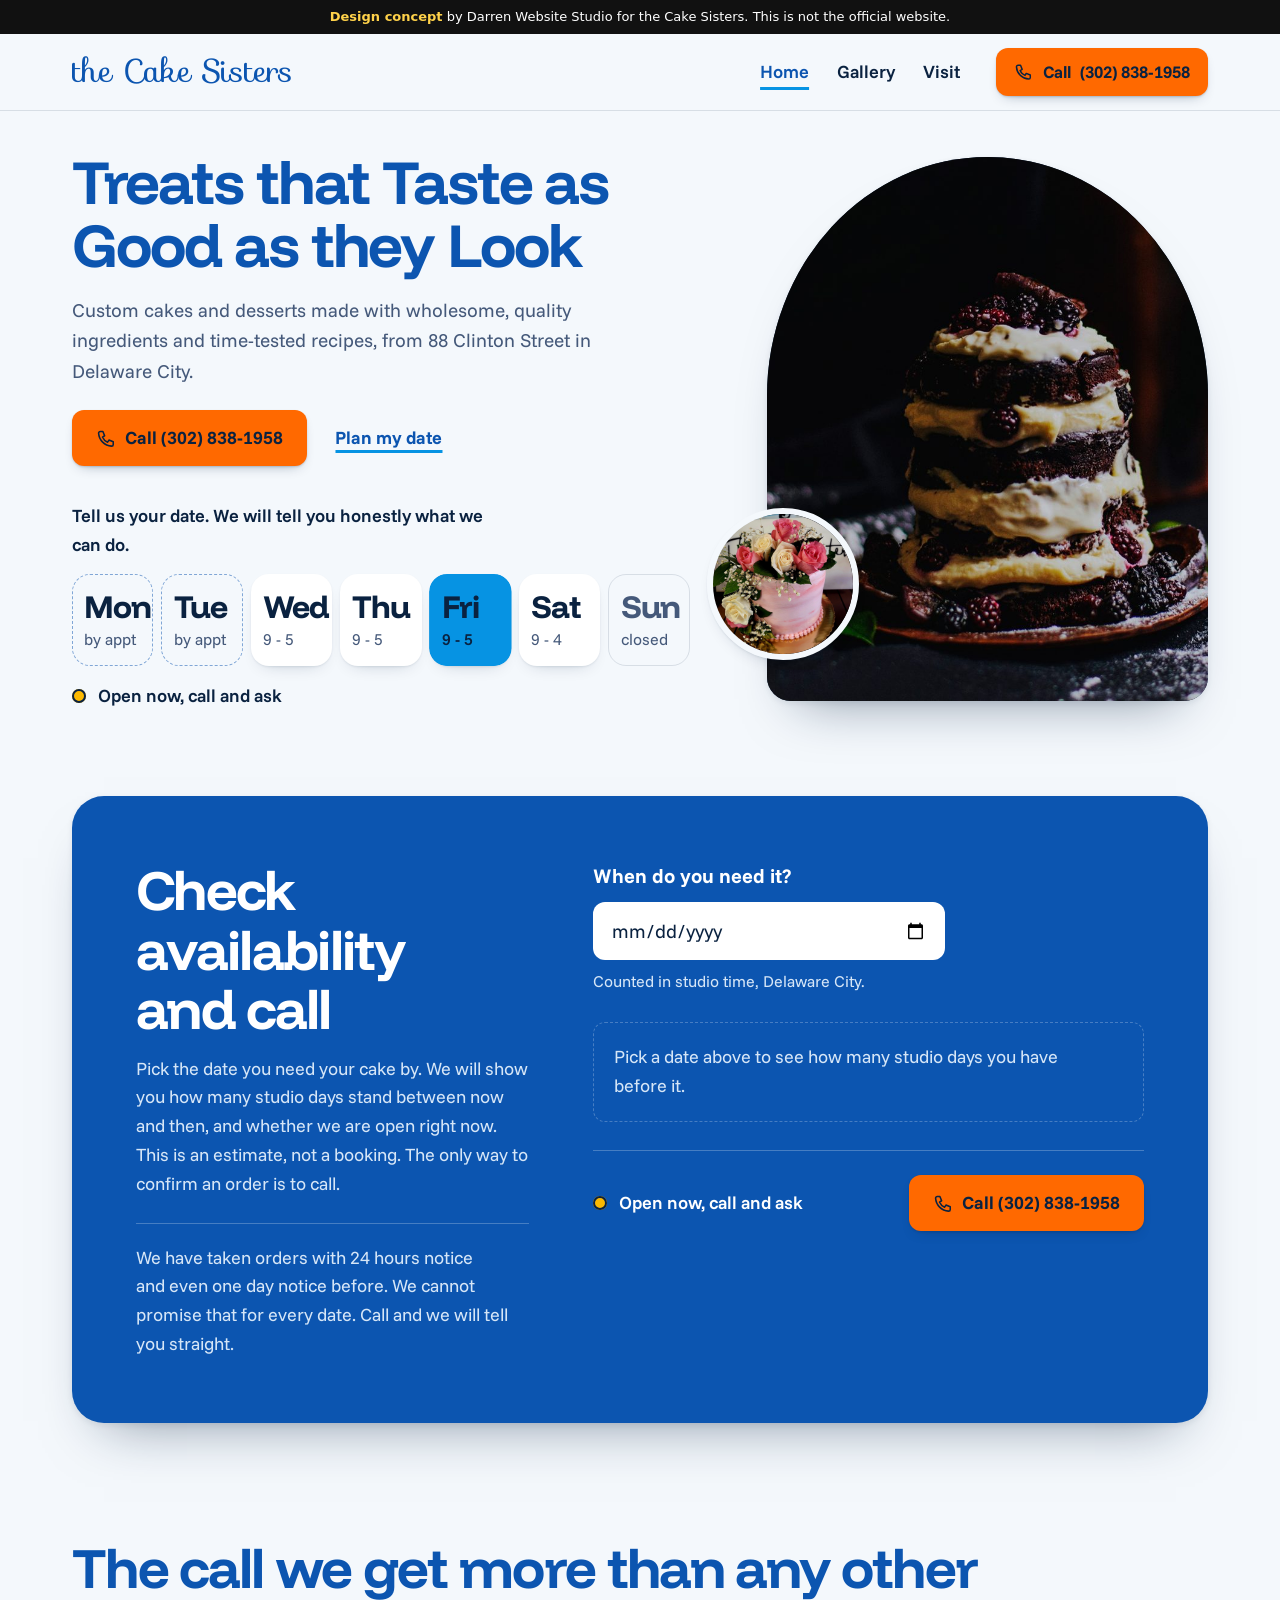
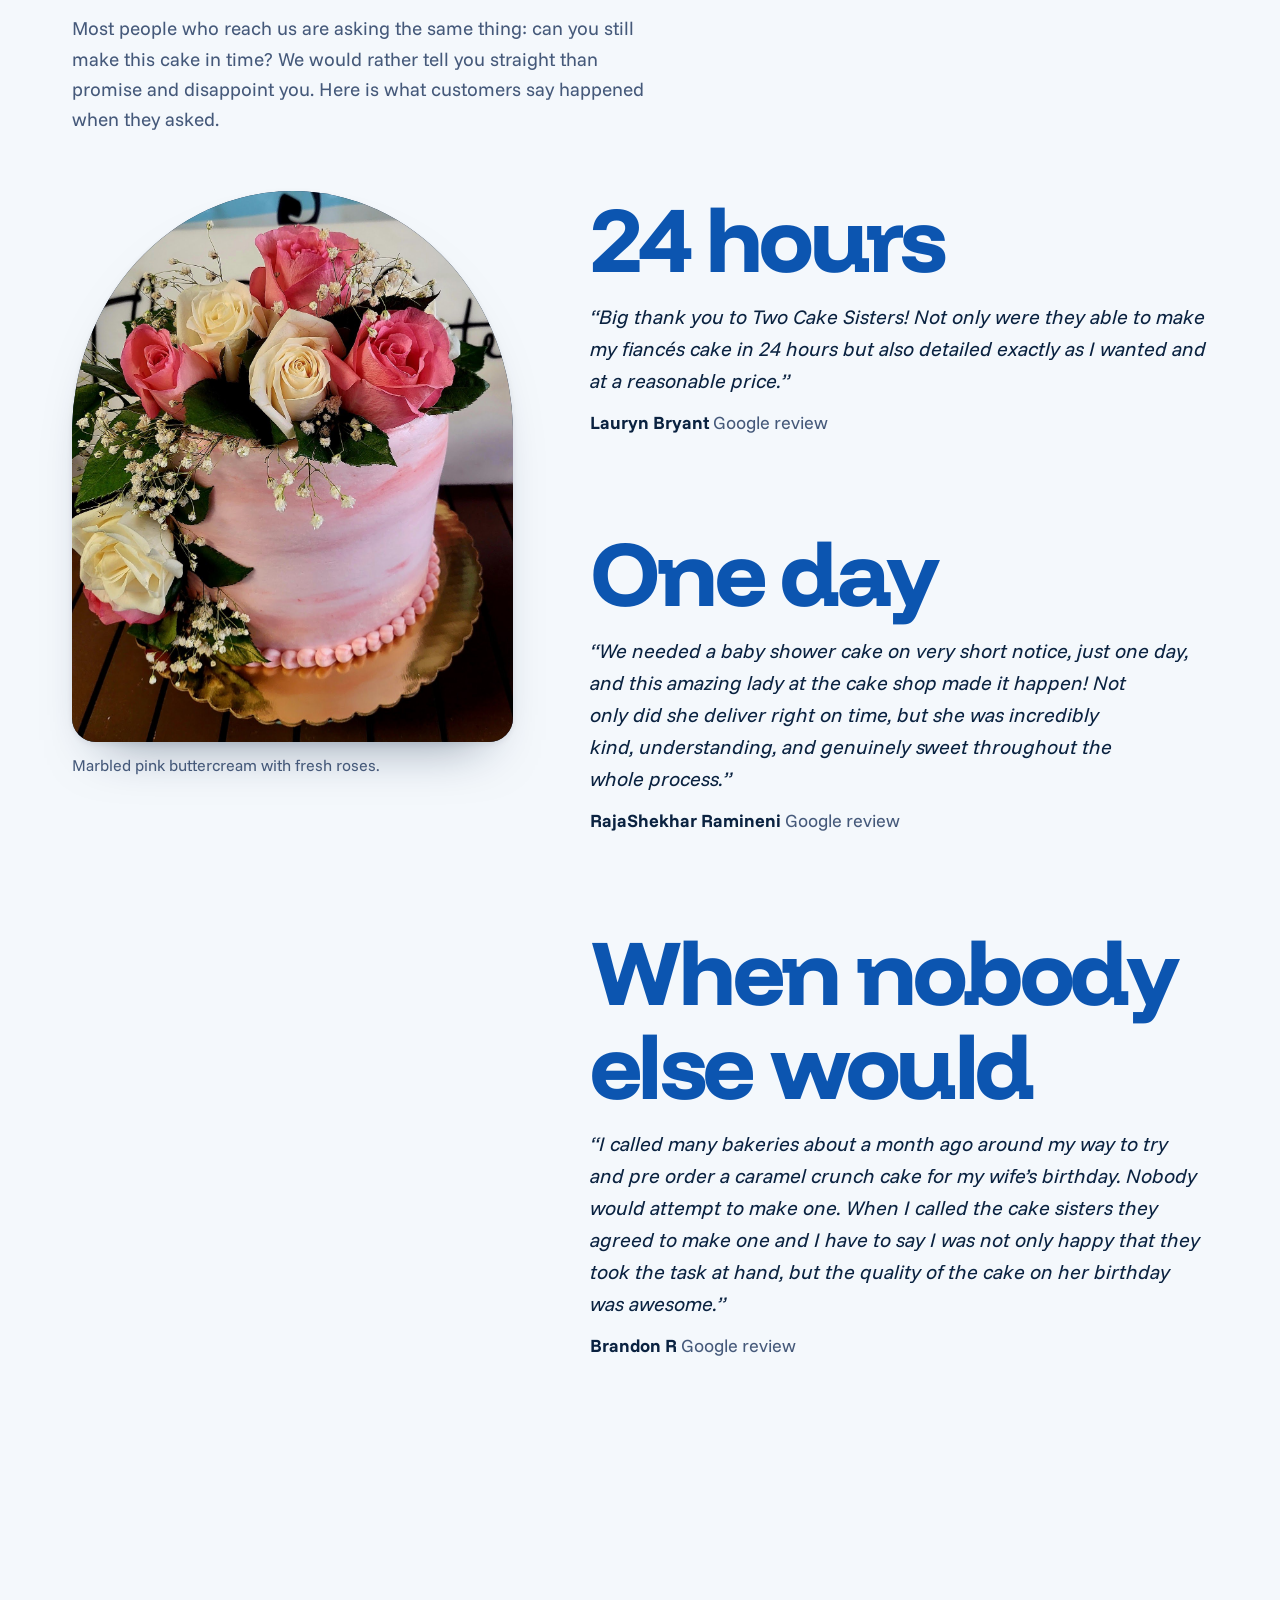
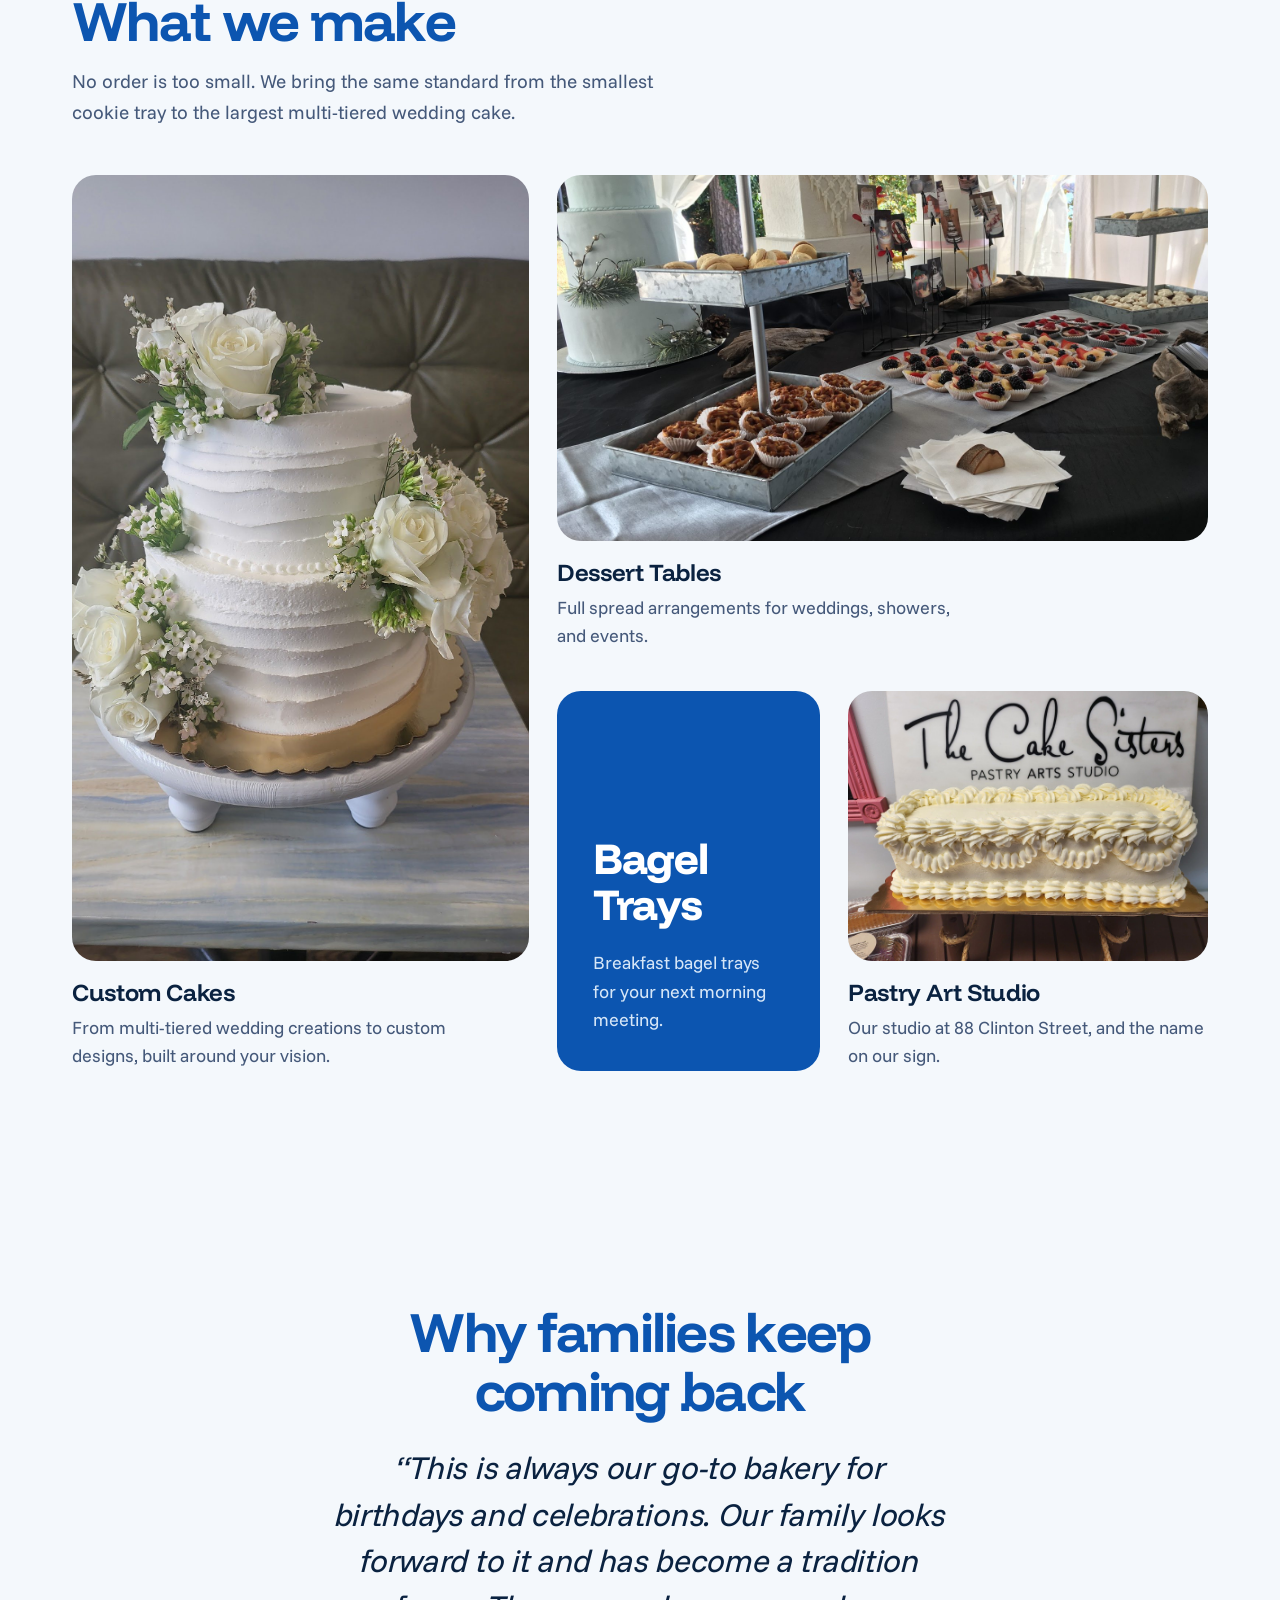
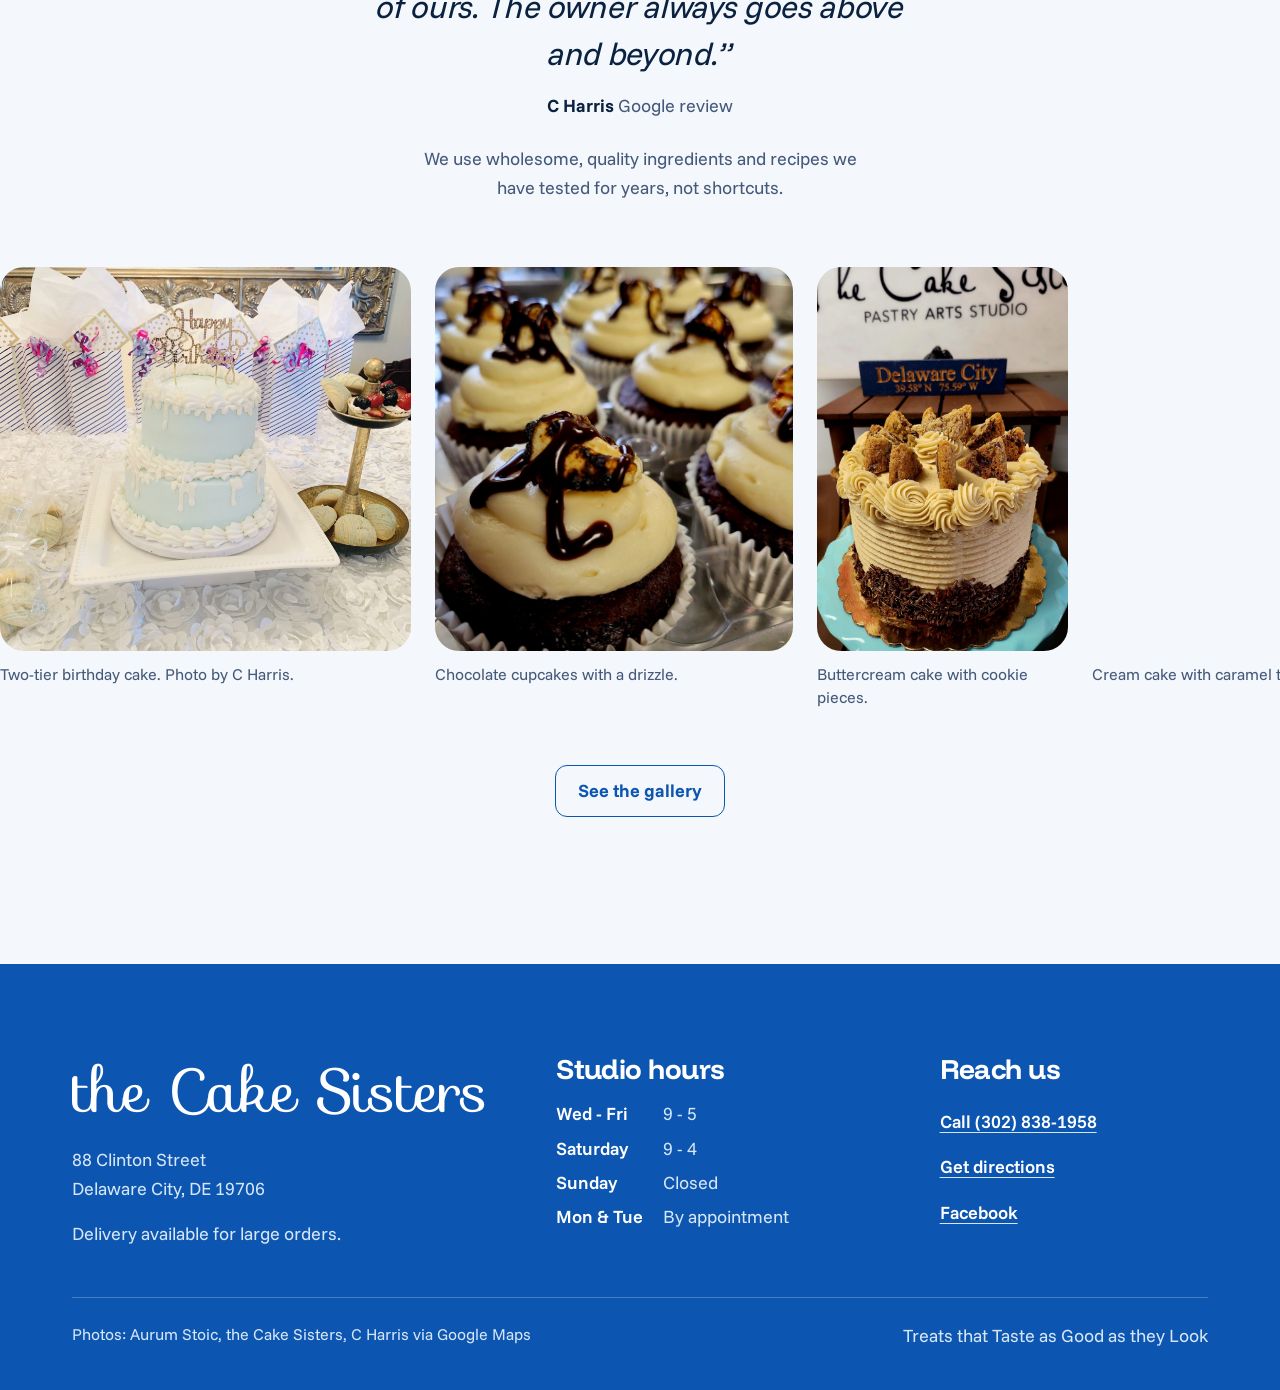
<file: index.html>
<!DOCTYPE html>
<html lang="en">
<head>
<meta charset="utf-8">
<meta name="viewport" content="width=device-width, initial-scale=1">
<title>the Cake Sisters | Custom Cakes in Delaware City, DE</title>
<meta name="description" content="Custom cakes and dessert tables in Delaware City, DE. Call (302) 838-1958 to check what we can do for your date.">
<meta name="robots" content="noindex, nofollow">
<meta name="theme-color" content="#f4f8fc">
<meta property="og:title" content="the Cake Sisters | Custom Cakes in Delaware City, DE">
<meta property="og:description" content="Custom cakes and dessert tables in Delaware City, DE. Call (302) 838-1958 to check what we can do for your date.">
<meta property="og:image" content="assets/photo-1.jpg">
<meta property="og:type" content="website">
<link rel="icon" href="data:image/svg+xml,%3Csvg xmlns='http://www.w3.org/2000/svg' viewBox='0 0 32 32'%3E%3Crect width='32' height='32' rx='8' fill='%230c55b0'/%3E%3Cpath d='M8 24V16a8 8 0 0 1 16 0v8z' fill='%23f4f8fc'/%3E%3Crect x='6' y='23' width='20' height='3' rx='1.5' fill='%23fcb900'/%3E%3C/svg%3E">
<link rel="preconnect" href="https://fonts.googleapis.com">
<link rel="preconnect" href="https://fonts.gstatic.com" crossorigin>
<link href="https://fonts.googleapis.com/css2?family=Funnel+Display:wght@400..800&family=Funnel+Sans:wght@400..700&family=Sofia&display=swap" rel="stylesheet">
<link href="https://fonts.googleapis.com/css2?family=Funnel+Sans:ital,wght@1,400..700&display=swap" rel="stylesheet">
<link rel="stylesheet" href="styles.css">
<script type="application/ld+json">
{
  "@context": "https://schema.org",
  "@type": "Bakery",
  "name": "the Cake Sisters",
  "telephone": "+1-302-838-1958",
  "address": {
    "@type": "PostalAddress",
    "streetAddress": "88 Clinton St",
    "addressLocality": "Delaware City",
    "addressRegion": "DE",
    "postalCode": "19706",
    "addressCountry": "US"
  },
  "openingHoursSpecification": [
    { "@type": "OpeningHoursSpecification", "dayOfWeek": ["Wednesday", "Thursday", "Friday"], "opens": "09:00", "closes": "17:00" },
    { "@type": "OpeningHoursSpecification", "dayOfWeek": "Saturday", "opens": "09:00", "closes": "16:00" }
  ],
  "sameAs": ["https://www.facebook.com/thecakesistersde"]
}
</script>
</head>
<body>
<div id="concept-banner" style="background:#111;color:#fff;font:13px/1.4 system-ui,sans-serif;text-align:center;padding:8px 16px;position:relative;z-index:99"><b style="color:#ffd24a">Design concept</b> by Darren Website Studio for the Cake Sisters. This is not the official website.</div>
<a class="skip" href="#main">Skip to content</a>

<header class="site-header">
  <div class="wrap header-inner">
    <a class="wordmark" href="index.html">the Cake Sisters</a>
    <nav class="site-nav" aria-label="Main">
      <ul>
        <li><a href="index.html" aria-current="page">Home</a></li>
        <li><a href="gallery.html">Gallery</a></li>
        <li><a href="visit.html">Visit</a></li>
      </ul>
    </nav>
    <a class="btn-call" href="tel:+13028381958">
      <svg viewBox="0 0 24 24" fill="none" stroke="currentColor" stroke-width="1.8" stroke-linecap="round" stroke-linejoin="round" aria-hidden="true"><path d="M5 4h3l2 5-2.5 1.5a11 11 0 0 0 6 6L15 14l5 2v3a2 2 0 0 1-2 2A16 16 0 0 1 3 6a2 2 0 0 1 2-2"/></svg>
      <span class="lbl">Call</span> <span class="num">(302) 838-1958</span>
    </a>
  </div>
</header>

<main id="main">

  <section class="hero" id="hero" aria-labelledby="hero-title">
    <div class="wrap hero-grid">
      <div class="hero-copy">
        <h1 id="hero-title">Treats that Taste as Good as they Look</h1>
        <p class="hero-sub">Custom cakes and desserts made with wholesome, quality ingredients and time-tested recipes, from 88 Clinton Street in Delaware City.</p>
        <div class="hero-actions">
          <a class="btn-call btn-call--lg" href="tel:+13028381958">
            <svg viewBox="0 0 24 24" fill="none" stroke="currentColor" stroke-width="1.8" stroke-linecap="round" stroke-linejoin="round" aria-hidden="true"><path d="M5 4h3l2 5-2.5 1.5a11 11 0 0 0 6 6L15 14l5 2v3a2 2 0 0 1-2 2A16 16 0 0 1 3 6a2 2 0 0 1 2-2"/></svg>
            Call (302) 838-1958
          </a>
          <a class="link-quiet" href="#plan">Plan my date</a>
        </div>
      </div>

      <div class="hero-art">
        <figure class="dome">
          <img src="assets/photo-1.jpg" width="1600" height="900" fetchpriority="high" decoding="async"
               alt="Layered chocolate cake with cream and blackberries on a dark cloth dusted with sugar.">
        </figure>
        <figure class="coin">
          <img src="assets/google-2.jpg" width="1600" height="1721" decoding="async"
               alt="Pink marbled buttercream cake crowned with pink and white roses.">
        </figure>
      </div>

      <div class="week-block" data-week>
        <p class="week-intro">Tell us your date. We will tell you honestly what we can do.</p>
        <ol class="week" aria-label="Studio hours, Monday to Sunday">
          <li class="day day--appt" data-day="1"><span class="day-name"><span class="sr">Monday</span><span aria-hidden="true">Mon</span></span><span class="day-hours">by appt</span></li>
          <li class="day day--appt" data-day="2"><span class="day-name"><span class="sr">Tuesday</span><span aria-hidden="true">Tue</span></span><span class="day-hours">by appt</span></li>
          <li class="day day--open" data-day="3"><span class="day-name"><span class="sr">Wednesday</span><span aria-hidden="true">Wed</span></span><span class="day-hours"><span class="sr">9 am to 5 pm</span><span aria-hidden="true">9 - 5</span></span></li>
          <li class="day day--open" data-day="4"><span class="day-name"><span class="sr">Thursday</span><span aria-hidden="true">Thu</span></span><span class="day-hours"><span class="sr">9 am to 5 pm</span><span aria-hidden="true">9 - 5</span></span></li>
          <li class="day day--open" data-day="5"><span class="day-name"><span class="sr">Friday</span><span aria-hidden="true">Fri</span></span><span class="day-hours"><span class="sr">9 am to 5 pm</span><span aria-hidden="true">9 - 5</span></span></li>
          <li class="day day--open" data-day="6"><span class="day-name"><span class="sr">Saturday</span><span aria-hidden="true">Sat</span></span><span class="day-hours"><span class="sr">9 am to 4 pm</span><span aria-hidden="true">9 - 4</span></span></li>
          <li class="day day--closed" data-day="0"><span class="day-name"><span class="sr">Sunday</span><span aria-hidden="true">Sun</span></span><span class="day-hours">closed</span></li>
        </ol>
        <p class="lamp" data-lamp aria-live="polite"><span class="lamp-dot" aria-hidden="true"></span><span data-lamp-text>Studio hours in Delaware City time.</span></p>
      </div>
    </div>
  </section>

  <section class="planner" id="plan" aria-labelledby="plan-title">
    <div class="wrap">
      <div class="panel">
        <div class="panel-grid">
          <div class="planner-head">
            <h2 id="plan-title">Check availability and call</h2>
            <p>Pick the date you need your cake by. We will show you how many studio days stand between now and then, and whether we are open right now. This is an estimate, not a booking. The only way to confirm an order is to call.</p>
            <p class="planner-note">We have taken orders with 24 hours notice and even one day notice before. We cannot promise that for every date. Call and we will tell you straight.</p>
          </div>

          <div class="planner-tool">
            <div class="planner-live">
              <label class="field-label" for="need-date">When do you need it?</label>
              <input class="date-input" type="date" id="need-date" name="need-date" aria-describedby="date-help date-error">
              <p class="field-help" id="date-help">Counted in studio time, Delaware City.</p>
              <p class="field-error" id="date-error" role="alert" hidden>
                <svg viewBox="0 0 24 24" fill="none" stroke="currentColor" stroke-width="1.8" stroke-linecap="round" aria-hidden="true"><circle cx="12" cy="12" r="9"/><path d="M12 7.5v5.5"/><path d="M12 16.5v.01"/></svg>
                <span data-error-text></span>
              </p>

              <div class="plan-result" aria-live="polite">
                <p class="plan-empty" data-plan-empty>Pick a date above to see how many studio days you have before it.</p>
                <div class="plan-body" data-plan-body hidden>
                  <p class="count-label">Studio days before your date</p>
                  <p class="count" data-count>0</p>
                  <p class="count-note" data-count-note></p>
                  <ol class="mini-week" data-range aria-label="Each day from today to your date"></ol>
                  <ul class="legend" aria-hidden="true">
                    <li><span class="sw sw-today"></span>Today</li>
                    <li><span class="sw sw-open"></span>Open</li>
                    <li><span class="sw sw-appt"></span>By appointment</li>
                    <li><span class="sw sw-closed"></span>Closed</li>
                    <li><span class="sw sw-target"></span>Your date</li>
                  </ul>
                  <div class="plan-lines">
                    <p data-dayof></p>
                    <p data-between hidden></p>
                  </div>
                </div>
              </div>
            </div>

            <div class="planner-nojs">
              <p>Call (302) 838-1958 and tell us your date. The studio is open Wednesday to Friday 9 - 5 and Saturday 9 - 4. Monday and Tuesday are by appointment, and we are closed on Sunday.</p>
            </div>

            <div class="well-foot">
              <p class="lamp" data-lamp><span class="lamp-dot" aria-hidden="true"></span><span data-lamp-text>Studio hours in Delaware City time.</span></p>
              <a class="btn-call btn-call--lg" href="tel:+13028381958">
                <svg viewBox="0 0 24 24" fill="none" stroke="currentColor" stroke-width="1.8" stroke-linecap="round" stroke-linejoin="round" aria-hidden="true"><path d="M5 4h3l2 5-2.5 1.5a11 11 0 0 0 6 6L15 14l5 2v3a2 2 0 0 1-2 2A16 16 0 0 1 3 6a2 2 0 0 1 2-2"/></svg>
                Call (302) 838-1958
              </a>
            </div>
          </div>
        </div>
      </div>
    </div>
  </section>

  <section class="section stories" id="short-notice" aria-labelledby="stories-title">
    <div class="wrap">
      <h2 id="stories-title">The call we get more than any other</h2>
      <p class="lede">Most people who reach us are asking the same thing: can you still make this cake in time? We would rather tell you straight than promise and disappoint you. Here is what customers say happened when they asked.</p>

      <div class="stories-grid">
        <figure class="stories-photo">
          <div class="dome">
            <img src="assets/google-2.jpg" width="1600" height="1721" loading="lazy" decoding="async"
                 alt="Pink marbled buttercream cake crowned with pink and white roses and baby's breath.">
          </div>
          <figcaption class="caption">Marbled pink buttercream with fresh roses.</figcaption>
        </figure>

        <div class="story-list">
          <article class="story">
            <h3 class="story-time">24 hours</h3>
            <blockquote class="quote">
              <p>&ldquo;Big thank you to Two Cake Sisters! Not only were they able to make my fiancés cake in 24 hours but also detailed exactly as I wanted and at a reasonable price.&rdquo;</p>
            </blockquote>
            <p class="cite">Lauryn Bryant <span>Google review</span></p>
          </article>

          <article class="story">
            <h3 class="story-time">One day</h3>
            <blockquote class="quote">
              <p>&ldquo;We needed a baby shower cake on very short notice, just one day, and this amazing lady at the cake shop made it happen! Not only did she deliver right on time, but she was incredibly kind, understanding, and genuinely sweet throughout the whole process.&rdquo;</p>
            </blockquote>
            <p class="cite">RajaShekhar Ramineni <span>Google review</span></p>
          </article>

          <article class="story">
            <h3 class="story-time">When nobody else would</h3>
            <blockquote class="quote">
              <p>&ldquo;I called many bakeries about a month ago around my way to try and pre order a caramel crunch cake for my wife&rsquo;s birthday. Nobody would attempt to make one. When I called the cake sisters they agreed to make one and I have to say I was not only happy that they took the task at hand, but the quality of the cake on her birthday was awesome.&rdquo;</p>
            </blockquote>
            <p class="cite">Brandon R <span>Google review</span></p>
          </article>
        </div>
      </div>
    </div>
  </section>

  <section class="section services" id="services" aria-labelledby="services-title">
    <div class="wrap">
      <h2 id="services-title">What we make</h2>
      <p class="lede">No order is too small. We bring the same standard from the smallest cookie tray to the largest multi-tiered wedding cake.</p>

      <div class="bento">
        <article class="tile tile-cakes">
          <img src="assets/google-8.jpg" width="1600" height="2133" loading="lazy" decoding="async"
               alt="Tiered white buttercream wedding cake dressed with white roses on a white cake stand.">
          <div class="tile-text">
            <h3>Custom Cakes</h3>
            <p>From multi-tiered wedding creations to custom designs, built around your vision.</p>
          </div>
        </article>

        <article class="tile tile-tables">
          <img src="assets/photo-2.jpg" width="1600" height="1200" loading="lazy" decoding="async"
               alt="Dessert table in a tent with tiered cakes, berry tarts, lattice pastries and cookies on metal stands.">
          <div class="tile-text">
            <h3>Dessert Tables</h3>
            <p>Full spread arrangements for weddings, showers, and events.</p>
          </div>
        </article>

        <article class="tile tile-bagels">
          <h3>Bagel Trays</h3>
          <p>Breakfast bagel trays for your next morning meeting.</p>
        </article>

        <article class="tile tile-studio">
          <img src="assets/google-5.jpg" width="1600" height="1200" loading="lazy" decoding="async"
               alt="Long cream cake with piped borders in front of the Cake Sisters Pastry Arts Studio sign.">
          <div class="tile-text">
            <h3>Pastry Art Studio</h3>
            <p>Our studio at 88 Clinton Street, and the name on our sign.</p>
          </div>
        </article>
      </div>
    </div>
  </section>

  <section class="section why" id="why-here" aria-labelledby="why-title">
    <div class="wrap why-inner">
      <h2 id="why-title">Why families keep coming back</h2>
      <blockquote class="why-quote">
        <p>&ldquo;This is always our go-to bakery for birthdays and celebrations. Our family looks forward to it and has become a tradition of ours. The owner always goes above and beyond.&rdquo;</p>
      </blockquote>
      <p class="cite">C Harris <span>Google review</span></p>
      <p class="why-body">We use wholesome, quality ingredients and recipes we have tested for years, not shortcuts.</p>
    </div>

    <div class="ribbon" data-ribbon>
      <ul class="ribbon-track" data-ribbon-track>
        <li>
          <figure>
            <img src="assets/google-7.jpg" width="1600" height="1496" loading="lazy" decoding="async"
                 alt="Two-tier pale blue birthday cake with white piping and a Happy Birthday topper, beside cookies on a gold stand.">
            <figcaption class="caption">Two-tier birthday cake. Photo by C Harris.</figcaption>
          </figure>
        </li>
        <li>
          <figure>
            <img src="assets/google-4.jpg" width="1600" height="1715" loading="lazy" decoding="async"
                 alt="Chocolate cupcakes with swirled frosting and a drizzle over the top.">
            <figcaption class="caption">Chocolate cupcakes with a drizzle.</figcaption>
          </figure>
        </li>
        <li>
          <figure>
            <img src="assets/google-3.jpg" width="1600" height="2445" loading="lazy" decoding="async"
                 alt="Tall buttercream cake topped with cookie pieces.">
            <figcaption class="caption">Buttercream cake with cookie pieces.</figcaption>
          </figure>
        </li>
        <li>
          <figure>
            <img src="assets/google-6.jpg" width="1600" height="2133" loading="lazy" decoding="async"
                 alt="Cream-finished cake with a caramel topping.">
            <figcaption class="caption">Cream cake with caramel topping.</figcaption>
          </figure>
        </li>
        <li>
          <figure>
            <img src="assets/google-8.jpg" width="1600" height="2133" loading="lazy" decoding="async"
                 alt="Tiered white buttercream wedding cake dressed with white roses.">
            <figcaption class="caption">Three-tier wedding cake with fresh roses.</figcaption>
          </figure>
        </li>
      </ul>
    </div>

    <div class="wrap why-cta">
      <a class="btn-quiet" href="gallery.html">See the gallery</a>
    </div>
  </section>

</main>

<footer class="site-footer">
  <div class="wrap">
    <div class="footer-grid">
      <div>
        <a class="wordmark wordmark--lg" href="index.html">the Cake Sisters</a>
        <address>88 Clinton Street<br>Delaware City, DE 19706</address>
        <p>Delivery available for large orders.</p>
      </div>
      <div>
        <h2 class="footer-h">Studio hours</h2>
        <dl class="footer-hours">
          <dt>Wed - Fri</dt><dd>9 - 5</dd>
          <dt>Saturday</dt><dd>9 - 4</dd>
          <dt>Sunday</dt><dd>Closed</dd>
          <dt>Mon &amp; Tue</dt><dd>By appointment</dd>
        </dl>
      </div>
      <div>
        <h2 class="footer-h">Reach us</h2>
        <ul class="footer-links">
          <li><a href="tel:+13028381958">Call (302) 838-1958</a></li>
          <li><a href="https://www.google.com/maps/search/?api=1&amp;query=88+Clinton+St%2C+Delaware+City%2C+DE+19706%2C+USA">Get directions</a></li>
          <li><a href="https://www.facebook.com/thecakesistersde">Facebook</a></li>
        </ul>
      </div>
    </div>
    <div class="footer-base">
      <p class="photo-credits">Photos: Aurum Stoic, the Cake Sisters, C Harris via Google Maps</p>
      <p>Treats that Taste as Good as they Look</p>
    </div>
  </div>
</footer>

<script src="main.js"></script>
</body>
</html>
</file>
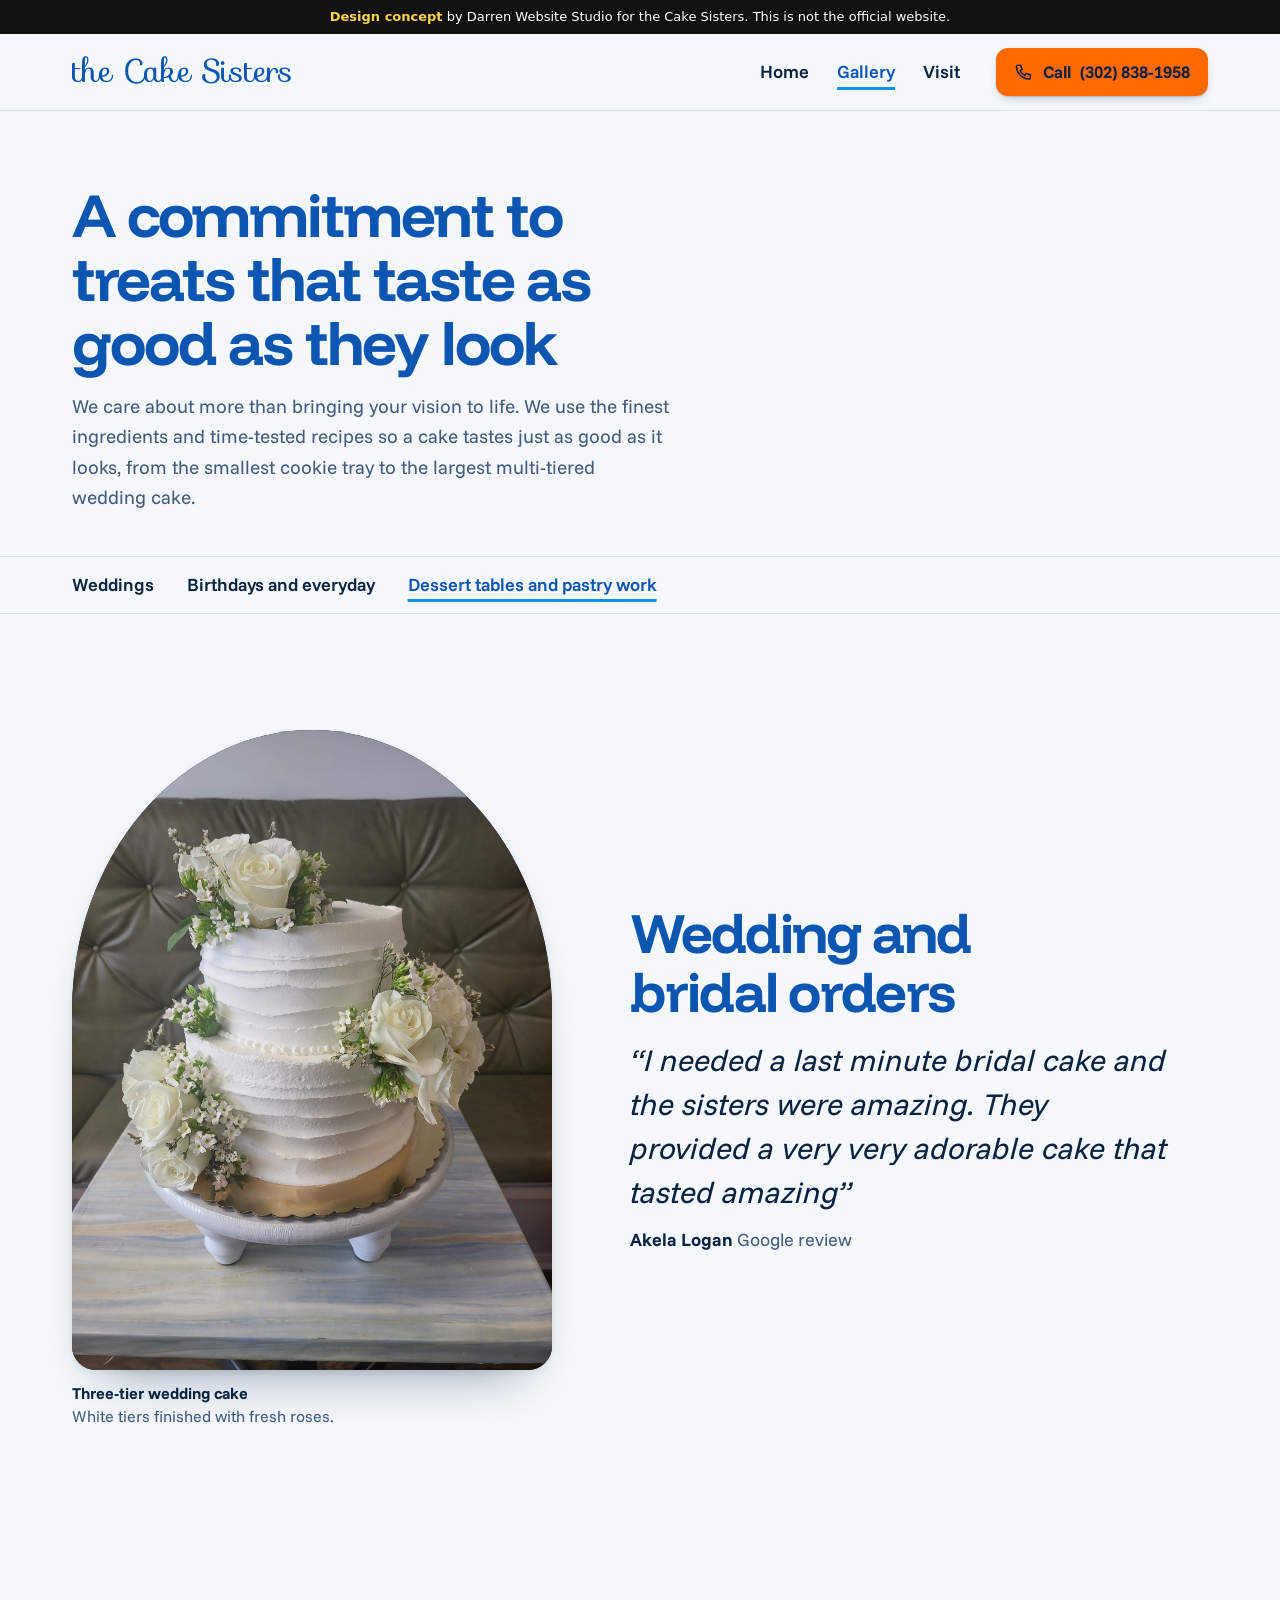
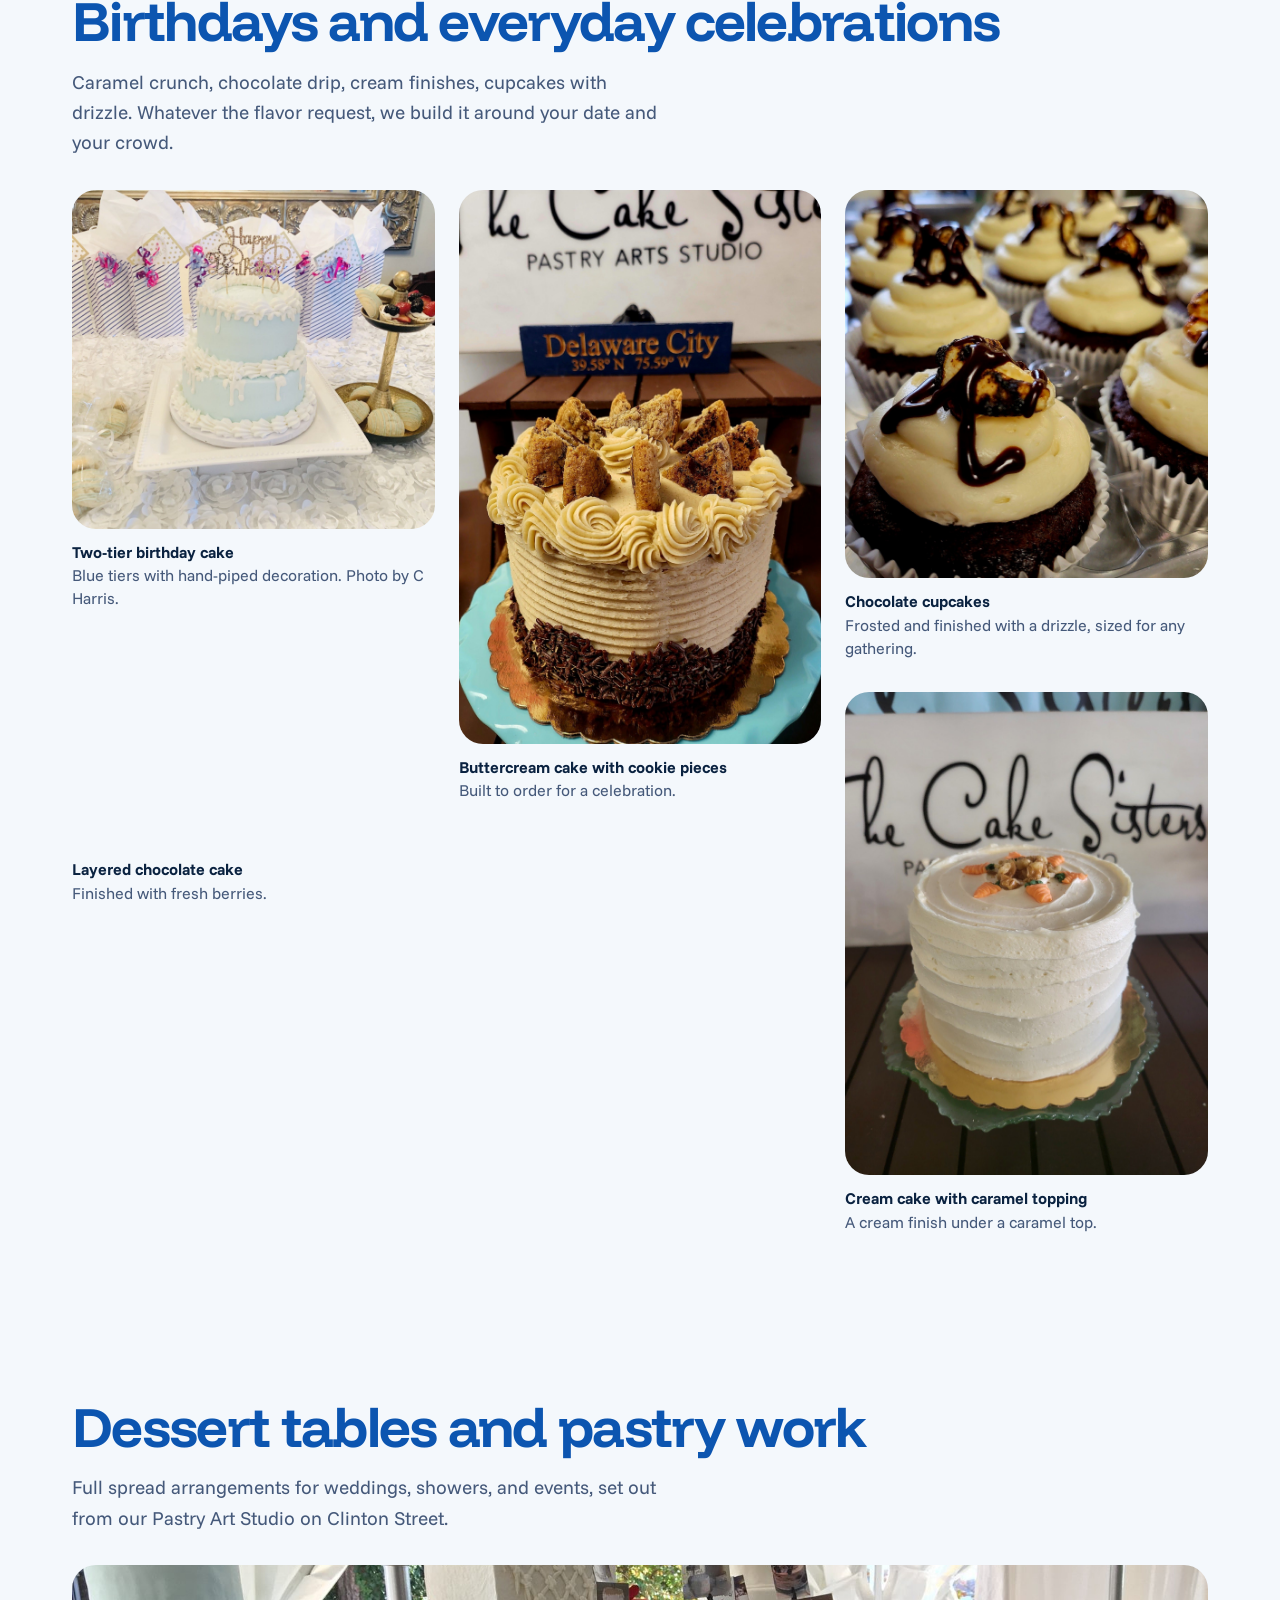
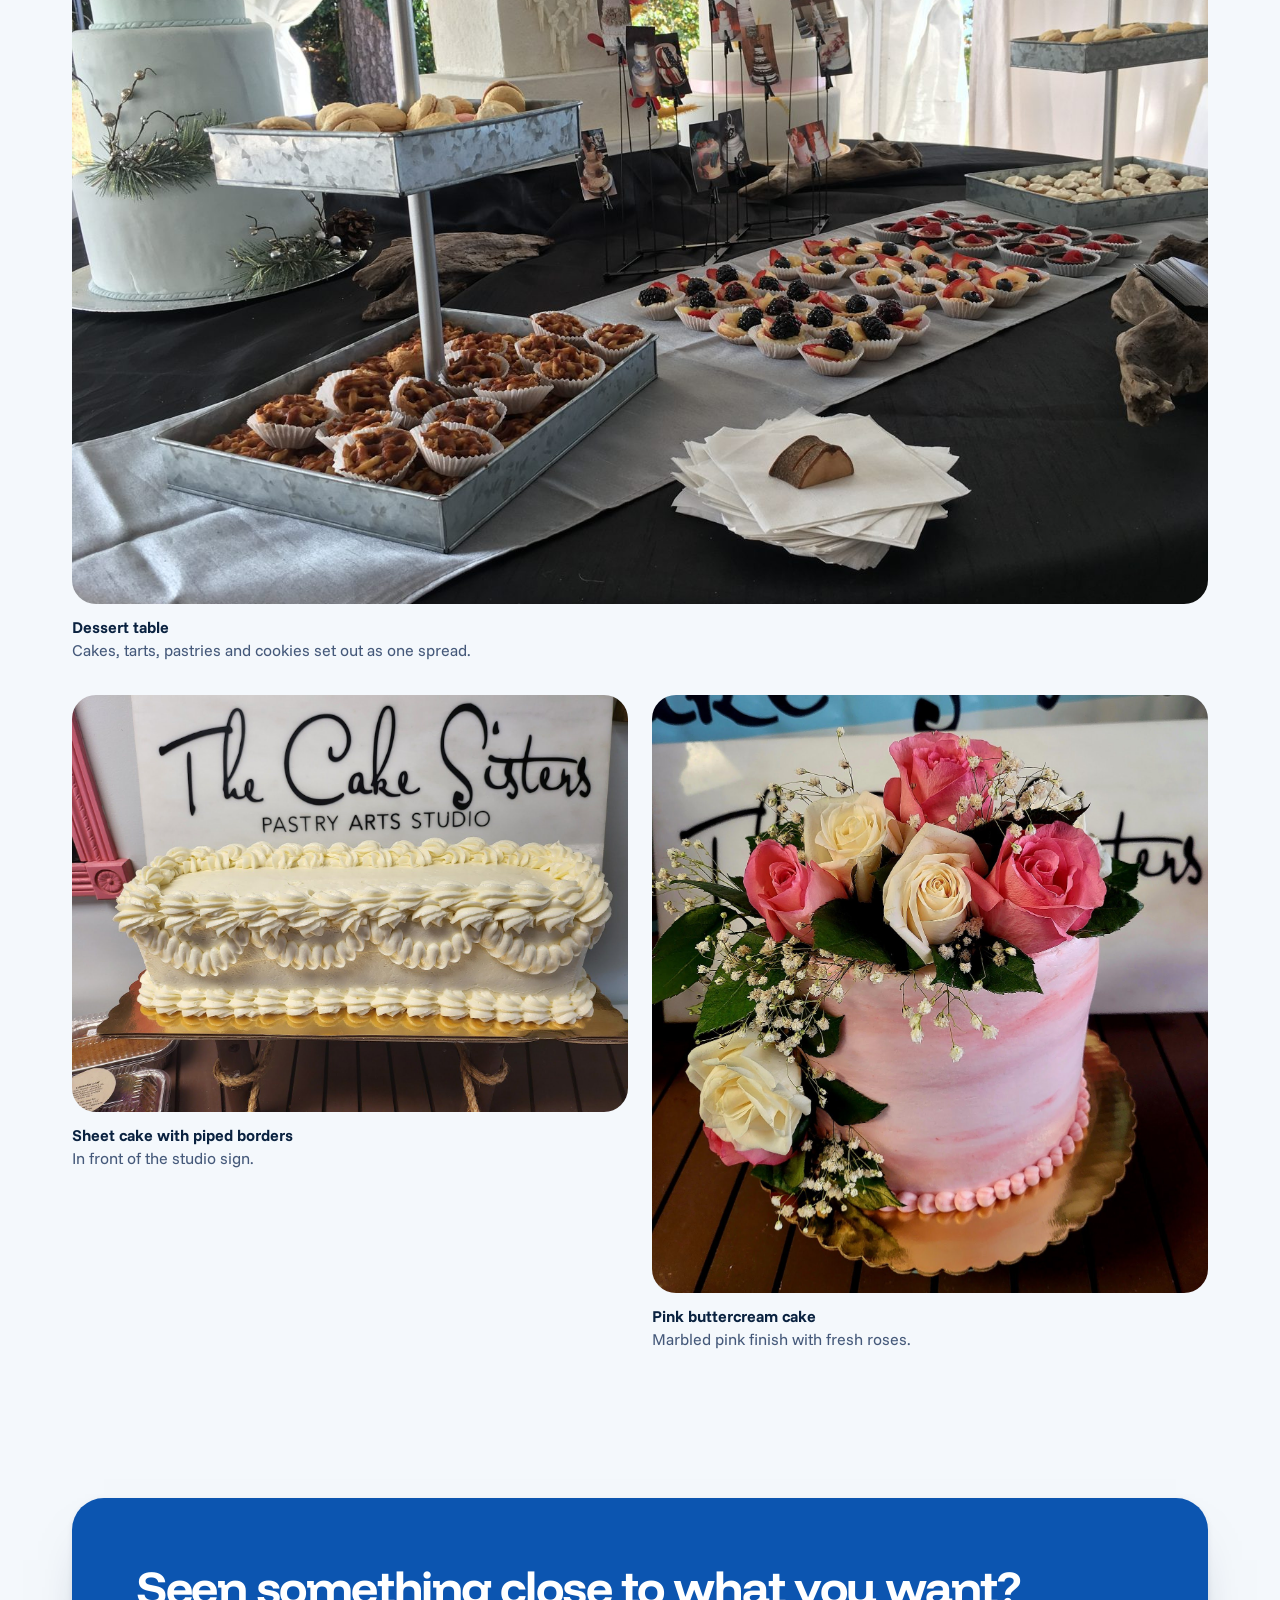
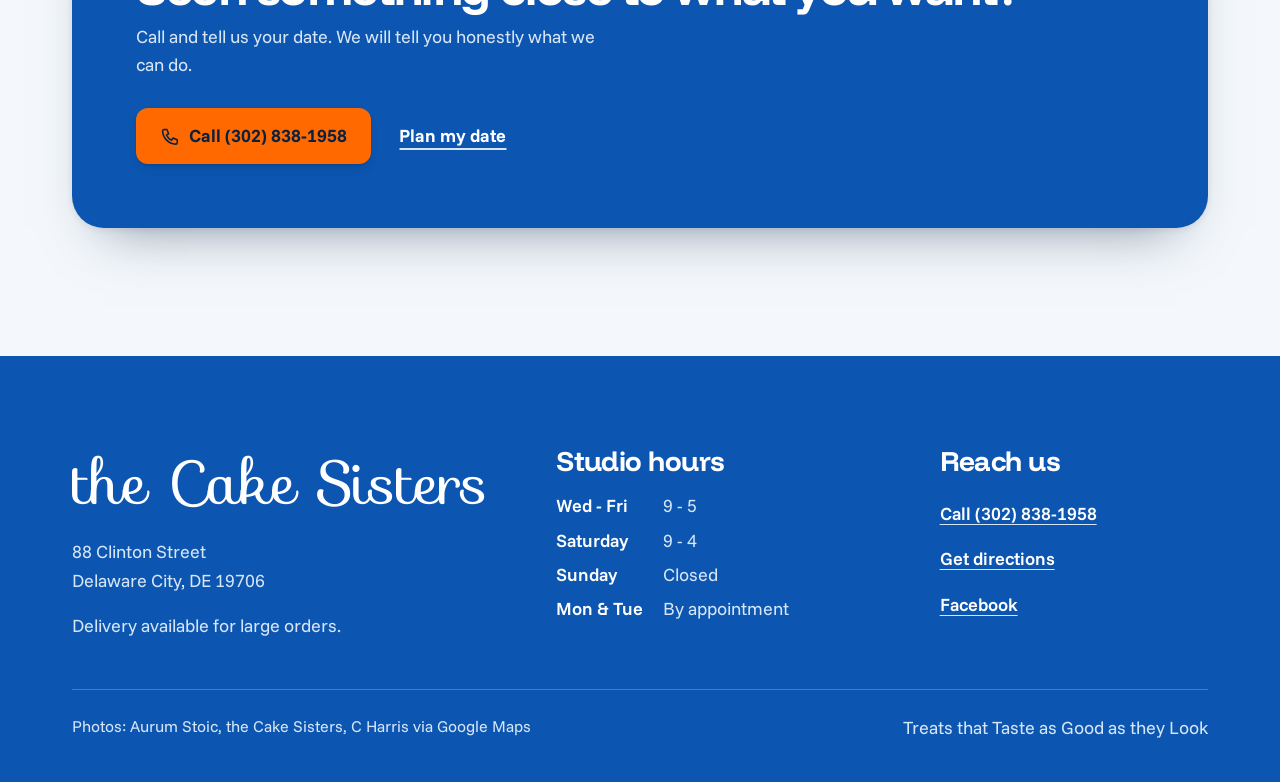
<file: gallery.html>
<!DOCTYPE html>
<html lang="en">
<head>
<meta charset="utf-8">
<meta name="viewport" content="width=device-width, initial-scale=1">
<title>Gallery | the Cake Sisters</title>
<meta name="description" content="Custom cakes, dessert tables, and pastry work by the Cake Sisters in Delaware City, DE.">
<meta name="robots" content="noindex, nofollow">
<meta name="theme-color" content="#f4f8fc">
<meta property="og:title" content="Gallery | the Cake Sisters">
<meta property="og:description" content="Custom cakes, dessert tables, and pastry work by the Cake Sisters in Delaware City, DE.">
<meta property="og:image" content="assets/google-8.jpg">
<meta property="og:type" content="website">
<link rel="icon" href="data:image/svg+xml,%3Csvg xmlns='http://www.w3.org/2000/svg' viewBox='0 0 32 32'%3E%3Crect width='32' height='32' rx='8' fill='%230c55b0'/%3E%3Cpath d='M8 24V16a8 8 0 0 1 16 0v8z' fill='%23f4f8fc'/%3E%3Crect x='6' y='23' width='20' height='3' rx='1.5' fill='%23fcb900'/%3E%3C/svg%3E">
<link rel="preconnect" href="https://fonts.googleapis.com">
<link rel="preconnect" href="https://fonts.gstatic.com" crossorigin>
<link href="https://fonts.googleapis.com/css2?family=Funnel+Display:wght@400..800&family=Funnel+Sans:wght@400..700&family=Sofia&display=swap" rel="stylesheet">
<link href="https://fonts.googleapis.com/css2?family=Funnel+Sans:ital,wght@1,400..700&display=swap" rel="stylesheet">
<link rel="stylesheet" href="styles.css">
</head>
<body>
<div id="concept-banner" style="background:#111;color:#fff;font:13px/1.4 system-ui,sans-serif;text-align:center;padding:8px 16px;position:relative;z-index:99"><b style="color:#ffd24a">Design concept</b> by Darren Website Studio for the Cake Sisters. This is not the official website.</div>
<a class="skip" href="#main">Skip to content</a>

<header class="site-header">
  <div class="wrap header-inner">
    <a class="wordmark" href="index.html">the Cake Sisters</a>
    <nav class="site-nav" aria-label="Main">
      <ul>
        <li><a href="index.html">Home</a></li>
        <li><a href="gallery.html" aria-current="page">Gallery</a></li>
        <li><a href="visit.html">Visit</a></li>
      </ul>
    </nav>
    <a class="btn-call" href="tel:+13028381958">
      <svg viewBox="0 0 24 24" fill="none" stroke="currentColor" stroke-width="1.8" stroke-linecap="round" stroke-linejoin="round" aria-hidden="true"><path d="M5 4h3l2 5-2.5 1.5a11 11 0 0 0 6 6L15 14l5 2v3a2 2 0 0 1-2 2A16 16 0 0 1 3 6a2 2 0 0 1 2-2"/></svg>
      <span class="lbl">Call</span> <span class="num">(302) 838-1958</span>
    </a>
  </div>
</header>

<main id="main">

  <section class="page-head" id="gallery-intro" aria-labelledby="gallery-title">
    <div class="wrap">
      <h1 id="gallery-title">A commitment to treats that taste as good as they look</h1>
      <p class="lede">We care about more than bringing your vision to life. We use the finest ingredients and time-tested recipes so a cake tastes just as good as it looks, from the smallest cookie tray to the largest multi-tiered wedding cake.</p>
    </div>
  </section>

  <nav class="jumpbar" aria-label="Gallery sections">
    <div class="wrap">
      <ul>
        <li><a href="#weddings">Weddings</a></li>
        <li><a href="#everyday">Birthdays and everyday</a></li>
        <li><a href="#studio">Dessert tables and pastry work</a></li>
      </ul>
    </div>
  </nav>

  <section class="section gallery-group" id="weddings" aria-labelledby="weddings-title">
    <div class="wrap feature-split">
      <figure>
        <div class="dome">
          <img src="assets/google-8.jpg" width="1600" height="2133" decoding="async"
               alt="Tiered white buttercream wedding cake dressed with white roses on a white cake stand.">
        </div>
        <figcaption class="caption"><strong>Three-tier wedding cake</strong>White tiers finished with fresh roses.</figcaption>
      </figure>
      <div class="feature-copy">
        <h2 id="weddings-title">Wedding and bridal orders</h2>
        <blockquote class="quote feature-quote">
          <p>&ldquo;I needed a last minute bridal cake and the sisters were amazing. They provided a very very adorable cake that tasted amazing&rdquo;</p>
        </blockquote>
        <p class="cite">Akela Logan <span>Google review</span></p>
      </div>
    </div>
  </section>

  <section class="section gallery-group" id="everyday" aria-labelledby="everyday-title">
    <div class="wrap">
      <h2 id="everyday-title">Birthdays and everyday celebrations</h2>
      <p class="lede">Caramel crunch, chocolate drip, cream finishes, cupcakes with drizzle. Whatever the flavor request, we build it around your date and your crowd.</p>

      <div class="masonry masonry--wide">
        <figure>
          <img src="assets/google-7.jpg" width="1600" height="1496" loading="lazy" decoding="async"
               alt="Two-tier pale blue birthday cake with white piping and a Happy Birthday topper, beside cookies on a gold stand.">
          <figcaption class="caption"><strong>Two-tier birthday cake</strong>Blue tiers with hand-piped decoration. Photo by C Harris.</figcaption>
        </figure>
        <figure>
          <img src="assets/photo-1.jpg" width="1600" height="900" loading="lazy" decoding="async"
               alt="Layered chocolate cake with cream and blackberries on a dark cloth dusted with sugar.">
          <figcaption class="caption"><strong>Layered chocolate cake</strong>Finished with fresh berries.</figcaption>
        </figure>
        <figure>
          <img src="assets/google-3.jpg" width="1600" height="2445" loading="lazy" decoding="async"
               alt="Tall buttercream cake topped with cookie pieces.">
          <figcaption class="caption"><strong>Buttercream cake with cookie pieces</strong>Built to order for a celebration.</figcaption>
        </figure>
        <figure>
          <img src="assets/google-4.jpg" width="1600" height="1715" loading="lazy" decoding="async"
               alt="Chocolate cupcakes with swirled frosting and a drizzle over the top.">
          <figcaption class="caption"><strong>Chocolate cupcakes</strong>Frosted and finished with a drizzle, sized for any gathering.</figcaption>
        </figure>
        <figure>
          <img src="assets/google-6.jpg" width="1600" height="2133" loading="lazy" decoding="async"
               alt="Cream-finished cake with a caramel topping.">
          <figcaption class="caption"><strong>Cream cake with caramel topping</strong>A cream finish under a caramel top.</figcaption>
        </figure>
      </div>
    </div>
  </section>

  <section class="section gallery-group" id="studio" aria-labelledby="studio-title">
    <div class="wrap">
      <h2 id="studio-title">Dessert tables and pastry work</h2>
      <p class="lede">Full spread arrangements for weddings, showers, and events, set out from our Pastry Art Studio on Clinton Street.</p>

      <div class="studio-grid">
        <figure class="studio-wide">
          <img src="assets/photo-2.jpg" width="1600" height="1200" loading="lazy" decoding="async"
               alt="Dessert table in a tent with tiered cakes, berry tarts, lattice pastries and cookies on metal stands.">
          <figcaption class="caption"><strong>Dessert table</strong>Cakes, tarts, pastries and cookies set out as one spread.</figcaption>
        </figure>
        <figure>
          <img src="assets/google-5.jpg" width="1600" height="1200" loading="lazy" decoding="async"
               alt="Long cream cake with piped borders in front of the Cake Sisters Pastry Arts Studio sign.">
          <figcaption class="caption"><strong>Sheet cake with piped borders</strong>In front of the studio sign.</figcaption>
        </figure>
        <figure>
          <img src="assets/google-2.jpg" width="1600" height="1721" loading="lazy" decoding="async"
               alt="Pink marbled buttercream cake crowned with pink and white roses and baby's breath.">
          <figcaption class="caption"><strong>Pink buttercream cake</strong>Marbled pink finish with fresh roses.</figcaption>
        </figure>
      </div>
    </div>
  </section>

  <section class="call-band" aria-labelledby="call-title">
    <div class="wrap">
      <div class="panel call-panel">
        <div>
          <h2 id="call-title">Seen something close to what you want?</h2>
          <p>Call and tell us your date. We will tell you honestly what we can do.</p>
        </div>
        <div class="call-actions">
          <a class="btn-call btn-call--lg" href="tel:+13028381958">
            <svg viewBox="0 0 24 24" fill="none" stroke="currentColor" stroke-width="1.8" stroke-linecap="round" stroke-linejoin="round" aria-hidden="true"><path d="M5 4h3l2 5-2.5 1.5a11 11 0 0 0 6 6L15 14l5 2v3a2 2 0 0 1-2 2A16 16 0 0 1 3 6a2 2 0 0 1 2-2"/></svg>
            Call (302) 838-1958
          </a>
          <a class="link-light" href="index.html#plan">Plan my date</a>
        </div>
      </div>
    </div>
  </section>

</main>

<footer class="site-footer">
  <div class="wrap">
    <div class="footer-grid">
      <div>
        <a class="wordmark wordmark--lg" href="index.html">the Cake Sisters</a>
        <address>88 Clinton Street<br>Delaware City, DE 19706</address>
        <p>Delivery available for large orders.</p>
      </div>
      <div>
        <h2 class="footer-h">Studio hours</h2>
        <dl class="footer-hours">
          <dt>Wed - Fri</dt><dd>9 - 5</dd>
          <dt>Saturday</dt><dd>9 - 4</dd>
          <dt>Sunday</dt><dd>Closed</dd>
          <dt>Mon &amp; Tue</dt><dd>By appointment</dd>
        </dl>
      </div>
      <div>
        <h2 class="footer-h">Reach us</h2>
        <ul class="footer-links">
          <li><a href="tel:+13028381958">Call (302) 838-1958</a></li>
          <li><a href="https://www.google.com/maps/search/?api=1&amp;query=88+Clinton+St%2C+Delaware+City%2C+DE+19706%2C+USA">Get directions</a></li>
          <li><a href="https://www.facebook.com/thecakesistersde">Facebook</a></li>
        </ul>
      </div>
    </div>
    <div class="footer-base">
      <p class="photo-credits">Photos: Aurum Stoic, the Cake Sisters, C Harris via Google Maps</p>
      <p>Treats that Taste as Good as they Look</p>
    </div>
  </div>
</footer>

<script src="main.js"></script>
</body>
</html>
</file>
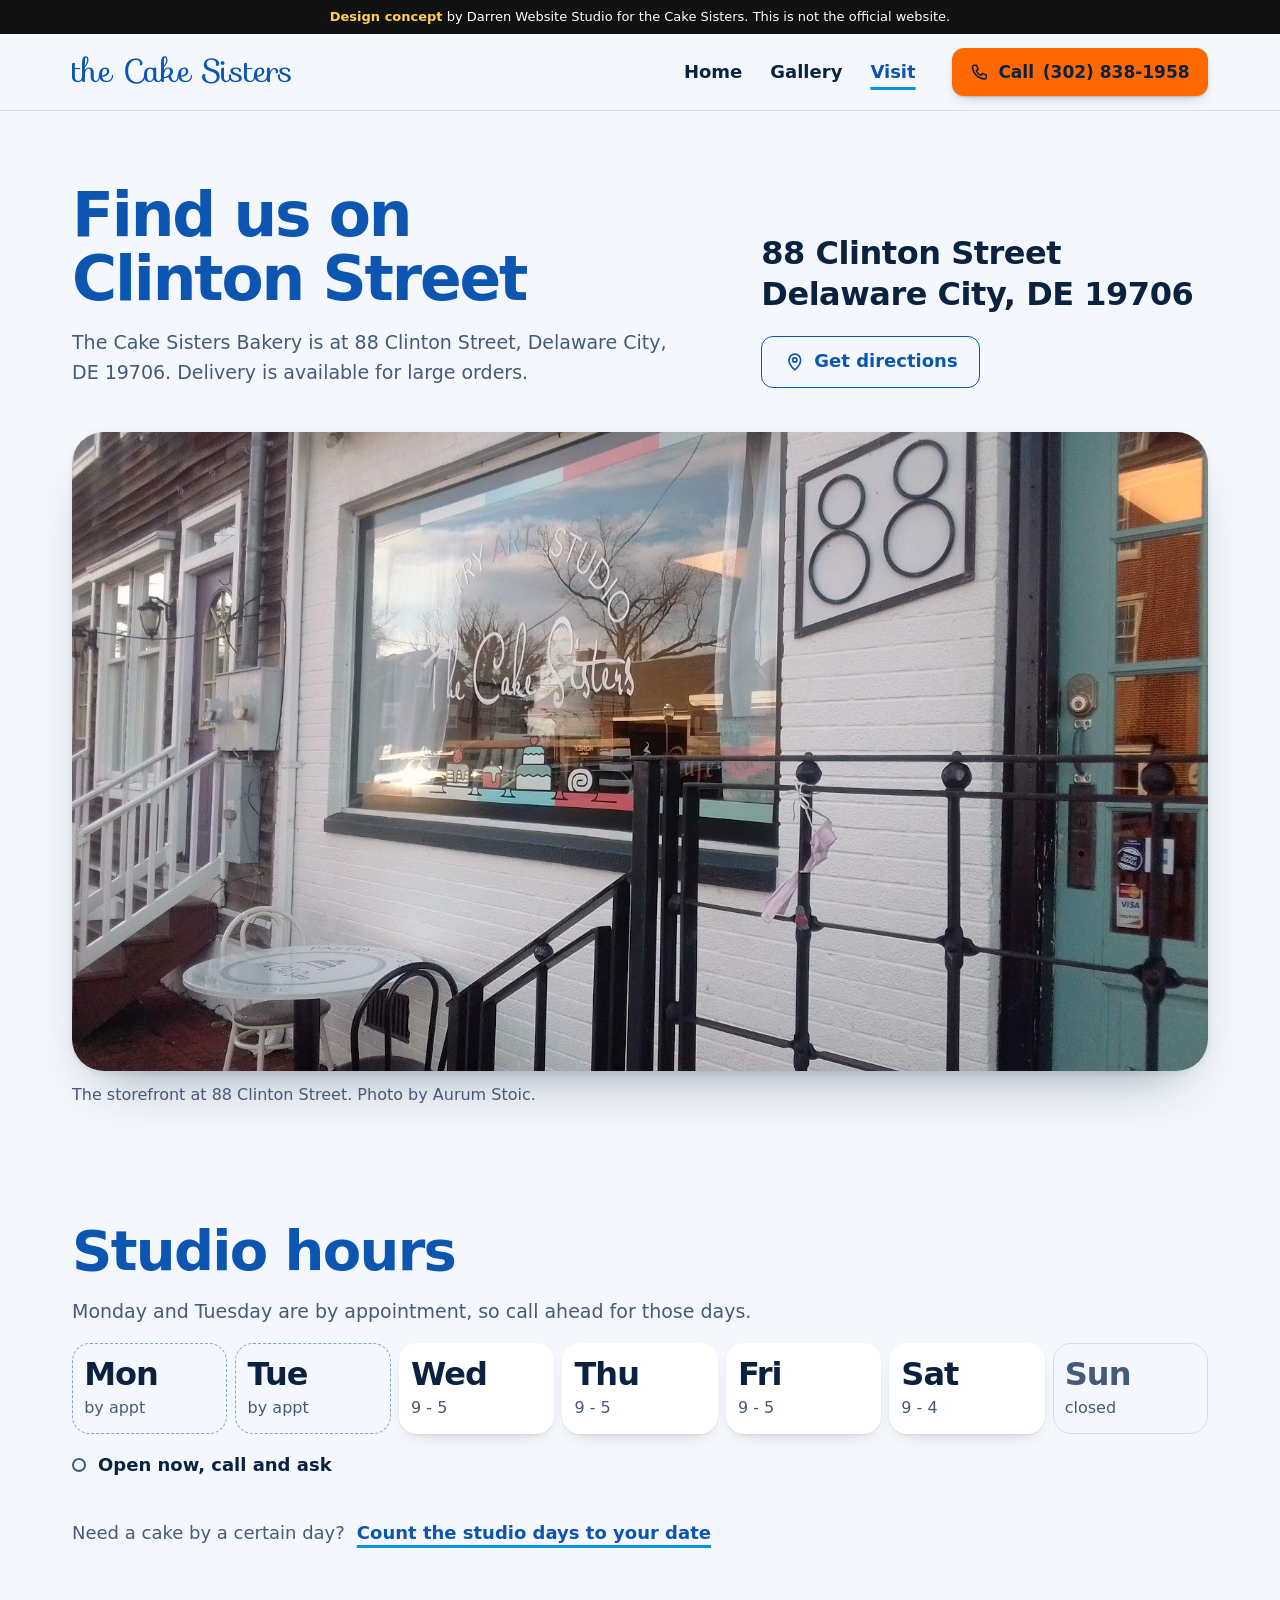
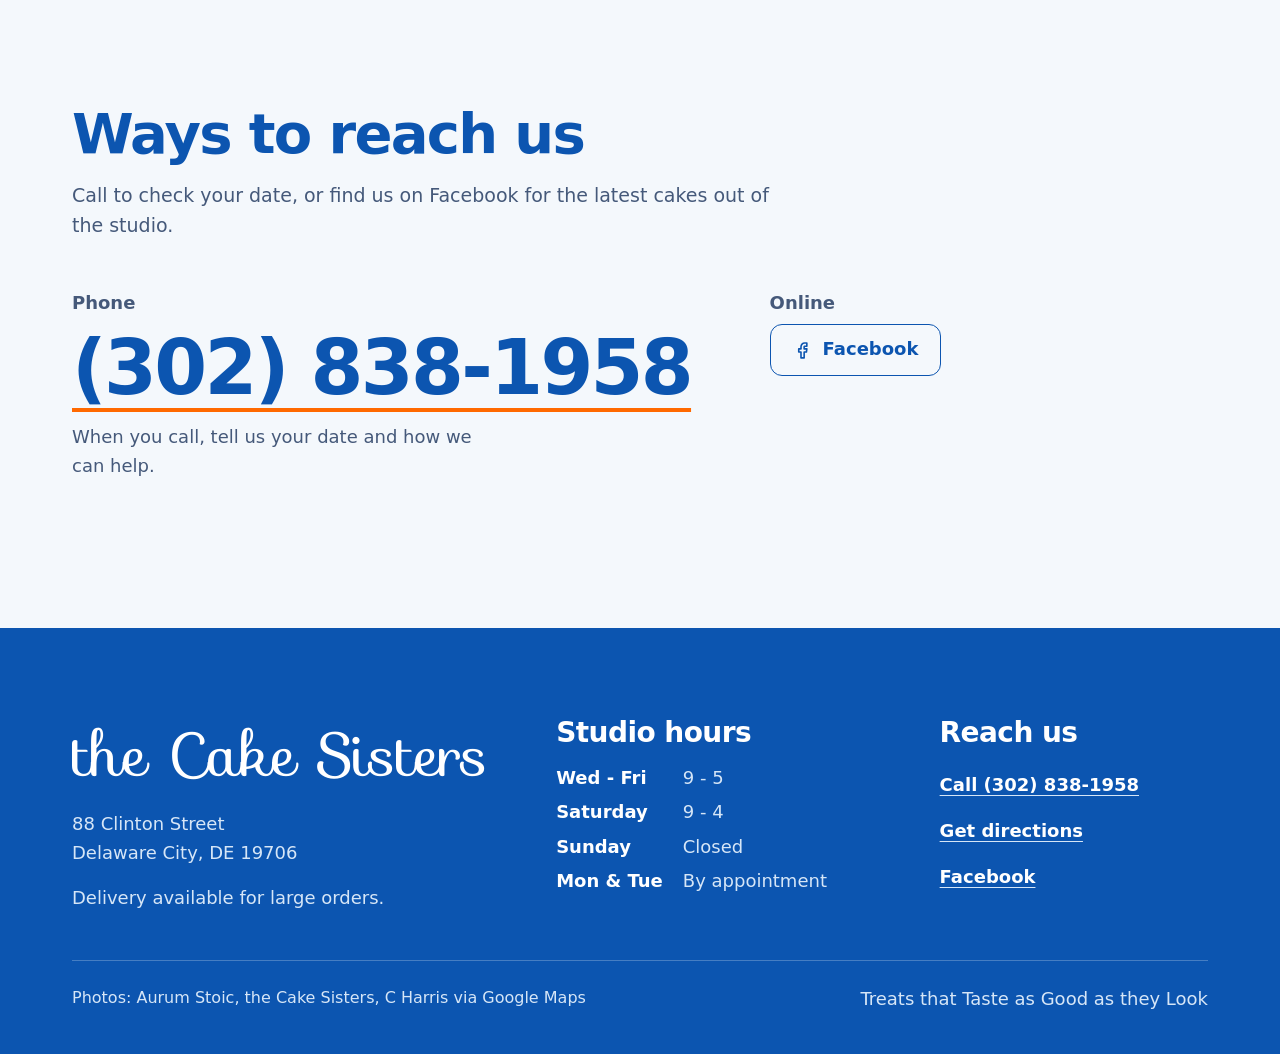
<file: visit.html>
<!DOCTYPE html>
<html lang="en">
<head>
<meta charset="utf-8">
<meta name="viewport" content="width=device-width, initial-scale=1">
<title>Visit | the Cake Sisters, Delaware City, DE</title>
<meta name="description" content="Hours, directions, and how to reach the Cake Sisters bakery at 88 Clinton Street, Delaware City, DE.">
<meta name="robots" content="noindex, nofollow">
<meta name="theme-color" content="#0b2f4f">
<meta property="og:title" content="Visit | the Cake Sisters, Delaware City, DE">
<meta property="og:description" content="Hours, directions, and how to reach the Cake Sisters bakery at 88 Clinton Street, Delaware City, DE.">
<meta property="og:image" content="assets/google-1.jpg">
<meta property="og:type" content="website">
<link rel="icon" href="data:image/svg+xml,%3Csvg xmlns='http://www.w3.org/2000/svg' viewBox='0 0 32 32'%3E%3Crect width='32' height='32' rx='7' fill='%230b2f4f'/%3E%3Crect x='8' y='15' width='16' height='9' rx='2' fill='%23f2f6fa'/%3E%3Crect x='11' y='10' width='10' height='5' rx='1.5' fill='%230693e3'/%3E%3C/svg%3E">
<link rel="preconnect" href="https://fonts.googleapis.com">
<link rel="preconnect" href="https://fonts.gstatic.com" crossorigin>
<link href="https://fonts.googleapis.com/css2?family=Instrument+Sans:ital,wght@0,400..700;1,400..700&family=Sofia&display=swap" rel="stylesheet">
<link rel="stylesheet" href="styles.css">
</head>
<body>
<div id="concept-banner" style="background:#111;color:#fff;font:13px/1.4 system-ui,sans-serif;text-align:center;padding:8px 16px;position:relative;z-index:99"><b style="color:#ffd24a">Design concept</b> by Darren Website Studio for the Cake Sisters. This is not the official website.</div>
<a class="skip" href="#main">Skip to content</a>

<header class="site-header">
  <div class="wrap header-inner">
    <a class="wordmark" href="index.html">the Cake Sisters</a>
    <nav class="site-nav" aria-label="Main">
      <ul>
        <li><a href="index.html">Home</a></li>
        <li><a href="gallery.html">Gallery</a></li>
        <li><a href="visit.html" aria-current="page">Visit</a></li>
      </ul>
    </nav>
    <a class="btn-call" href="tel:+13028381958">
      <svg viewBox="0 0 24 24" fill="none" stroke="currentColor" stroke-width="1.8" stroke-linecap="round" stroke-linejoin="round" aria-hidden="true"><path d="M5 4h3l2 5-2.5 1.5a11 11 0 0 0 6 6L15 14l5 2v3a2 2 0 0 1-2 2A16 16 0 0 1 3 6a2 2 0 0 1 2-2"/></svg>
      <span class="lbl">Call</span> <span class="num">(302) 838-1958</span>
    </a>
  </div>
</header>

<main id="main">

  <section class="page-head" id="visit-intro" aria-labelledby="visit-title">
    <div class="wrap visit-head">
      <div>
        <h1 id="visit-title">Find us on Clinton Street</h1>
        <p class="lede">The Cake Sisters Bakery is at 88 Clinton Street, Delaware City, DE 19706. Delivery is available for large orders.</p>
      </div>
      <div class="visit-where">
        <address class="visit-address">88 Clinton Street<br>Delaware City, DE 19706</address>
        <div class="action-row">
          <a class="btn-quiet" href="https://www.google.com/maps/search/?api=1&amp;query=88+Clinton+St%2C+Delaware+City%2C+DE+19706%2C+USA">
            <svg class="btn-icon" viewBox="0 0 24 24" fill="none" stroke="currentColor" stroke-width="1.8" stroke-linecap="round" stroke-linejoin="round" aria-hidden="true"><path d="M12 21s-6.5-5.6-6.5-11a6.5 6.5 0 0 1 13 0c0 5.4-6.5 11-6.5 11z"/><circle cx="12" cy="10" r="2.4"/></svg>
            Get directions
          </a>
        </div>
      </div>
    </div>
  </section>

  <div class="wrap">
    <figure class="visit-photo">
      <img src="assets/google-1.jpg" width="1600" height="1200" fetchpriority="high" decoding="async"
           alt="The Cake Sisters storefront at 88 Clinton Street in Delaware City.">
      <figcaption class="caption">The storefront at 88 Clinton Street. Photo by Aurum Stoic.</figcaption>
    </figure>
  </div>

  <section class="section" id="hours" aria-labelledby="hours-title">
    <div class="wrap">
      <h2 id="hours-title">Studio hours</h2>
      <p class="lede">Monday and Tuesday are by appointment, so call ahead for those days.</p>

      <div class="week-block" data-week>
        <ol class="week" aria-label="Studio hours, Monday to Sunday">
          <li class="day day--appt" data-day="1"><span class="day-name"><span class="sr">Monday</span><span aria-hidden="true">Mon</span></span><span class="day-hours">by appt</span></li>
          <li class="day day--appt" data-day="2"><span class="day-name"><span class="sr">Tuesday</span><span aria-hidden="true">Tue</span></span><span class="day-hours">by appt</span></li>
          <li class="day day--open" data-day="3"><span class="day-name"><span class="sr">Wednesday</span><span aria-hidden="true">Wed</span></span><span class="day-hours"><span class="sr">9 am to 5 pm</span><span aria-hidden="true">9 - 5</span></span></li>
          <li class="day day--open" data-day="4"><span class="day-name"><span class="sr">Thursday</span><span aria-hidden="true">Thu</span></span><span class="day-hours"><span class="sr">9 am to 5 pm</span><span aria-hidden="true">9 - 5</span></span></li>
          <li class="day day--open" data-day="5"><span class="day-name"><span class="sr">Friday</span><span aria-hidden="true">Fri</span></span><span class="day-hours"><span class="sr">9 am to 5 pm</span><span aria-hidden="true">9 - 5</span></span></li>
          <li class="day day--open" data-day="6"><span class="day-name"><span class="sr">Saturday</span><span aria-hidden="true">Sat</span></span><span class="day-hours"><span class="sr">9 am to 4 pm</span><span aria-hidden="true">9 - 4</span></span></li>
          <li class="day day--closed" data-day="0"><span class="day-name"><span class="sr">Sunday</span><span aria-hidden="true">Sun</span></span><span class="day-hours">closed</span></li>
        </ol>
        <div class="week-track" aria-hidden="true"><span></span></div>
        <p class="lamp" data-lamp aria-live="polite"><span class="lamp-dot" aria-hidden="true"></span><span data-lamp-text>Studio hours in Delaware City time.</span></p>
      </div>

      <p class="hours-more">Need a cake by a certain day? <a class="link-quiet" href="index.html#plan">Count the studio days to your date</a></p>
    </div>
  </section>

  <section class="section reach" id="reach-us" aria-labelledby="reach-title">
    <div class="wrap">
      <h2 id="reach-title">Ways to reach us</h2>
      <p class="lede">Call to check your date, or find us on Facebook for the latest cakes out of the studio.</p>

      <div class="reach-grid">
        <div>
          <p class="reach-label">Phone</p>
          <a class="phone-big" href="tel:+13028381958">(302) 838-1958</a>
          <p class="reach-note">When you call, tell us your date and how we can help.</p>
        </div>
        <div>
          <p class="reach-label">Online</p>
          <a class="btn-quiet" href="https://www.facebook.com/thecakesistersde">
            <svg class="btn-icon" viewBox="0 0 24 24" fill="none" stroke="currentColor" stroke-width="1.8" stroke-linecap="round" stroke-linejoin="round" aria-hidden="true"><path d="M14 8h2.5V4.5H14A4 4 0 0 0 10 8.5V11H7.5v3.5H10V21h3.5v-6.5H16l.5-3.5h-3V8.8a.8.8 0 0 1 .5-.8z"/></svg>
            Facebook
          </a>
        </div>
      </div>
    </div>
  </section>

</main>

<footer class="site-footer">
  <div class="wrap">
    <div class="footer-grid">
      <div>
        <a class="wordmark wordmark--lg" href="index.html">the Cake Sisters</a>
        <address>88 Clinton Street<br>Delaware City, DE 19706</address>
        <p>Delivery available for large orders.</p>
      </div>
      <div>
        <h2 class="footer-h">Studio hours</h2>
        <dl class="footer-hours">
          <dt>Wed - Fri</dt><dd>9 - 5</dd>
          <dt>Saturday</dt><dd>9 - 4</dd>
          <dt>Sunday</dt><dd>Closed</dd>
          <dt>Mon &amp; Tue</dt><dd>By appointment</dd>
        </dl>
      </div>
      <div>
        <h2 class="footer-h">Reach us</h2>
        <ul class="footer-links">
          <li><a href="tel:+13028381958">Call (302) 838-1958</a></li>
          <li><a href="https://www.google.com/maps/search/?api=1&amp;query=88+Clinton+St%2C+Delaware+City%2C+DE+19706%2C+USA">Get directions</a></li>
          <li><a href="https://www.facebook.com/thecakesistersde">Facebook</a></li>
        </ul>
      </div>
    </div>
    <div class="footer-base">
      <p class="photo-credits">Photos: Aurum Stoic, the Cake Sisters, C Harris via Google Maps</p>
      <p>Treats that Taste as Good as they Look</p>
    </div>
  </div>
</footer>

<script src="main.js"></script>
</body>
</html>
</file>
<file: styles.css>
/* the Cake Sisters: shared styles for index, gallery and visit */

:root {
  --sugar: #f4f8fc;
  --tint: #e6eef8;
  --white: #ffffff;
  --ink: #0a2240;
  --slate: #45597a;
  --cobalt: #0c55b0;
  --cobalt-deep: #0a4796;
  --sky: #0693e3;
  --butter: #fcb900;
  --orange: #ff6900;
  --orange-hi: #ff7d22;
  --frost: #d6e6f7;
  --line: rgba(10, 34, 64, 0.12);
  --line-light: rgba(255, 255, 255, 0.24);
  --shadow-sm: 0 1px 2px rgba(10, 34, 64, 0.08), 0 8px 18px -12px rgba(10, 34, 64, 0.3);
  --shadow-lg: 0 2px 6px rgba(10, 34, 64, 0.08), 0 30px 54px -32px rgba(10, 34, 64, 0.5);
  --gutter: clamp(1rem, 4vw, 2.5rem);
  --r-control: 12px;
  --r-tile: 18px;
  --r-surface: 24px;
  --r-panel: 32px;
  --ease: cubic-bezier(0.16, 1, 0.3, 1);
  --display: "Funnel Display", "Funnel Sans", system-ui, -apple-system, "Segoe UI", sans-serif;
  --sans: "Funnel Sans", system-ui, -apple-system, "Segoe UI", sans-serif;
  --script: "Sofia", "Brush Script MT", cursive;
}

*, *::before, *::after { box-sizing: border-box; }

html {
  background: var(--sugar);
  color-scheme: light;
  scrollbar-color: var(--cobalt) var(--tint);
  -webkit-text-size-adjust: 100%;
}

@media (prefers-reduced-motion: no-preference) {
  html { scroll-behavior: smooth; }
}

body {
  margin: 0;
  background: var(--sugar);
  color: var(--ink);
  font-family: var(--sans);
  font-size: 1.125rem;
  line-height: 1.6;
  font-weight: 400;
  -webkit-font-smoothing: antialiased;
  text-rendering: optimizeLegibility;
}

::selection { background: var(--sky); color: var(--ink); }

img { display: block; max-width: 100%; height: auto; }

a {
  color: var(--cobalt);
  text-decoration-thickness: 1px;
  text-underline-offset: 0.2em;
}

:focus-visible {
  outline: 3px solid var(--cobalt);
  outline-offset: 3px;
  border-radius: 6px;
}
.panel :focus-visible,
.tile-bagels :focus-visible,
.site-footer :focus-visible { outline-color: var(--butter); }

input, button, select, textarea { font: inherit; caret-color: var(--orange); }

h1, h2, h3 {
  margin: 0;
  font-family: var(--display);
  font-weight: 700;
  color: var(--cobalt);
  text-wrap: balance;
}

h1 {
  font-size: clamp(2.5rem, 4.8vw, 4.25rem);
  line-height: 1.04;
  letter-spacing: -0.035em;
}

h2 {
  font-size: clamp(2.25rem, 4.6vw, 3.5rem);
  line-height: 1.06;
  letter-spacing: -0.03em;
  margin-bottom: 1rem;
}

h3 {
  font-size: 1.5rem;
  line-height: 1.25;
  letter-spacing: -0.015em;
  font-weight: 650;
}

p { margin: 0 0 1rem; text-wrap: pretty; }
p:last-child { margin-bottom: 0; }

.sr {
  position: absolute !important;
  width: 1px; height: 1px;
  padding: 0; margin: -1px;
  overflow: hidden; clip: rect(0 0 0 0);
  white-space: nowrap; border: 0;
}

.skip {
  position: absolute;
  left: var(--gutter);
  top: 0.75rem;
  z-index: 30;
  transform: translateY(-220%);
  background: var(--ink);
  color: var(--white);
  padding: 0.75rem 1rem;
  border-radius: var(--r-control);
  font-weight: 600;
  text-decoration: none;
}
.skip:hover { color: var(--white); }
.skip:focus { transform: none; }

.wrap {
  width: min(100%, 76rem);
  margin-inline: auto;
  padding-inline: var(--gutter);
}

.section { padding-block: clamp(4rem, 9vw, 7.5rem); }

.lede {
  color: var(--slate);
  max-width: 60ch;
  font-size: 1.1875rem;
}

.caption {
  margin-top: 0.75rem;
  font-size: 1rem;
  color: var(--slate);
  line-height: 1.45;
}

/* ---------- Buttons and links ---------- */

.btn-call {
  display: inline-flex;
  align-items: center;
  justify-content: center;
  gap: 0.55rem;
  min-height: 48px;
  padding: 0 1.15rem;
  border-radius: var(--r-control);
  background: var(--orange);
  color: var(--ink);
  font-family: var(--sans);
  font-weight: 700;
  font-size: 1.0625rem;
  line-height: 1.2;
  text-decoration: none;
  white-space: nowrap;
  box-shadow: 0 1px 2px rgba(10, 34, 64, 0.16), 0 6px 14px -8px rgba(10, 34, 64, 0.45);
  transition: background-color 0.3s var(--ease), transform 0.3s var(--ease), box-shadow 0.3s var(--ease);
}
.btn-call svg { width: 1.15em; height: 1.15em; flex: none; }
.btn-call:hover {
  background: var(--orange-hi);
  color: var(--ink);
  transform: translateY(-2px);
  box-shadow: 0 2px 4px rgba(10, 34, 64, 0.16), 0 14px 24px -12px rgba(10, 34, 64, 0.5);
}
.btn-call:active { transform: translateY(1px) scale(0.98); }
.btn-call--lg { min-height: 56px; padding: 0 1.5rem; font-size: 1.125rem; }

.btn-quiet {
  display: inline-flex;
  align-items: center;
  gap: 0.55rem;
  min-height: 52px;
  padding: 0 1.35rem;
  border-radius: var(--r-control);
  border: 1.5px solid var(--cobalt);
  color: var(--cobalt);
  font-weight: 700;
  text-decoration: none;
  transition: background-color 0.3s var(--ease), transform 0.3s var(--ease);
}
.btn-quiet:hover { background: rgba(12, 85, 176, 0.08); color: var(--cobalt-deep); }
.btn-quiet:active { transform: translateY(1px) scale(0.98); }
.btn-icon { width: 1.2em; height: 1.2em; flex: none; }

.link-quiet {
  display: inline-flex;
  align-items: center;
  min-height: 48px;
  padding-inline: 0.25rem;
  color: var(--cobalt);
  font-weight: 700;
  text-decoration: underline;
  text-decoration-color: var(--sky);
  text-decoration-thickness: 3px;
  text-underline-offset: 0.35em;
  transition: text-decoration-color 0.3s var(--ease);
}
.link-quiet:hover { color: var(--cobalt-deep); text-decoration-color: var(--cobalt); }

.link-light {
  display: inline-flex;
  align-items: center;
  min-height: 48px;
  padding-inline: 0.25rem;
  color: var(--white);
  font-weight: 700;
  text-decoration: underline;
  text-decoration-color: var(--frost);
  text-decoration-thickness: 2px;
  text-underline-offset: 0.35em;
}
.link-light:hover { color: var(--white); text-decoration-color: var(--butter); }

/* ---------- Header ---------- */

.site-header {
  position: relative;
  z-index: 5;
  background: var(--sugar);
  border-bottom: 1px solid var(--line);
}

.header-inner {
  display: grid;
  grid-template-columns: 1fr auto;
  grid-template-areas: "brand call" "nav nav";
  align-items: center;
  column-gap: 1rem;
  padding-top: 0.6rem;
}

.wordmark {
  grid-area: brand;
  font-family: var(--script);
  font-size: 1.75rem;
  line-height: 1.3;
  color: var(--cobalt);
  text-decoration: none;
  white-space: nowrap;
  padding-block: 0.35rem;
  justify-self: start;
}
.wordmark:hover { color: var(--cobalt-deep); }

.site-header .btn-call { grid-area: call; }

.site-nav { grid-area: nav; }
.site-nav ul {
  list-style: none;
  margin: 0 0 0 -0.75rem;
  padding: 0;
  display: flex;
  gap: 0.25rem;
}
.site-nav a {
  display: inline-flex;
  align-items: center;
  min-height: 48px;
  padding: 0 0.75rem;
  color: var(--ink);
  font-weight: 600;
  text-decoration: none;
  border-radius: var(--r-control);
  transition: background-color 0.3s var(--ease), color 0.3s var(--ease);
}
.site-nav a:hover { background: rgba(12, 85, 176, 0.08); color: var(--cobalt); }
.site-nav a[aria-current="page"] {
  color: var(--cobalt);
  text-decoration: underline;
  text-decoration-color: var(--sky);
  text-decoration-thickness: 3px;
  text-underline-offset: 0.5em;
}

@media (max-width: 559px) {
  .site-header .btn-call .num {
    position: absolute; width: 1px; height: 1px; overflow: hidden; clip: rect(0 0 0 0); white-space: nowrap;
  }
}

@media (min-width: 820px) {
  .header-inner {
    grid-template-columns: auto 1fr auto;
    grid-template-areas: "brand nav call";
    min-height: 76px;
    padding-top: 0;
  }
  .wordmark { font-size: 2rem; }
  .site-nav ul { margin: 0 0.5rem 0 0; justify-content: flex-end; }
}

/* ---------- Photo frames: dome for feature photos, round for the accent ---------- */

.dome {
  margin: 0;
  overflow: hidden;
  background: var(--ink);
  border-radius: 50% 50% var(--r-surface) var(--r-surface) / 44% 44% var(--r-surface) var(--r-surface);
  box-shadow: var(--shadow-lg);
}
.dome img { width: 100%; height: 100%; object-fit: cover; }

.coin {
  margin: 0;
  overflow: hidden;
  border-radius: 50%;
  border: 6px solid var(--sugar);
  box-shadow: var(--shadow-sm);
  aspect-ratio: 1;
}
.coin img { width: 100%; height: 100%; object-fit: cover; }

/* ---------- Hero ---------- */

.hero { padding-block: clamp(1.25rem, 3vw, 2.75rem) clamp(3.5rem, 7vw, 5.5rem); }

.hero-grid {
  display: grid;
  grid-template-areas: "art" "copy" "week";
  gap: 1.75rem;
}

.hero-copy { grid-area: copy; max-width: 38rem; }
.hero-copy h1 { margin-bottom: 1.1rem; }
.hero-sub { color: var(--slate); font-size: 1.1875rem; max-width: 34rem; margin-bottom: 1.5rem; }

.hero-actions {
  display: flex;
  flex-wrap: wrap;
  align-items: center;
  gap: 0.75rem 1.5rem;
}

.hero-art { grid-area: art; position: relative; }
.hero-art .dome { height: 13.5rem; }
.hero-art .dome img { object-position: 72% 56%; }
.hero-art .coin {
  position: absolute;
  right: 0.75rem;
  bottom: -1.5rem;
  width: 6.25rem;
}

html.js .hero .dome img {
  transform: scale(1.08);
  transition: transform 1.8s var(--ease);
}
html.js .hero.is-go .dome img { transform: none; }

.hero .week-block { grid-area: week; }

@media (min-width: 900px) {
  .hero-grid {
    grid-template-columns: minmax(0, 7fr) minmax(0, 5fr);
    grid-template-rows: auto auto;
    grid-template-areas: "copy art" "week art";
    column-gap: clamp(2.5rem, 6vw, 5.5rem);
    row-gap: 2.25rem;
  }
  .hero-copy { align-self: end; }
  .hero .week-block { align-self: start; }
  .hero-art { align-self: stretch; display: flex; align-items: center; }
  .hero-art .dome { width: 100%; height: clamp(26rem, 64vh, 34rem); }
  .hero-art .coin { left: -3.75rem; right: auto; bottom: 3rem; width: 9.5rem; }
}

/* ---------- Week strip (home hero, visit page) ---------- */

.week-block { view-transition-name: week-strip; }

.week-intro {
  color: var(--ink);
  font-size: 1.125rem;
  font-weight: 600;
  max-width: 42ch;
  margin-bottom: 0.9rem;
}

.week {
  list-style: none;
  margin: 0 calc(4px - var(--gutter));
  padding: 0;
  display: grid;
  grid-template-columns: repeat(7, minmax(0, 1fr));
  gap: 4px;
}

.day {
  position: relative;
  isolation: isolate;
  min-height: 88px;
  padding: 0.75rem 0.1rem 0.8rem;
  border-radius: var(--r-tile);
  background: var(--white);
  border: 1.5px solid transparent;
  box-shadow: var(--shadow-sm);
  display: flex;
  flex-direction: column;
  align-items: center;
  gap: 0.3rem;
  text-align: center;
}
.day::before {
  content: "";
  position: absolute;
  inset: -1.5px;
  z-index: -1;
  border-radius: inherit;
  background: var(--sky);
  clip-path: inset(100% 0 0 0 round var(--r-tile));
  transition: clip-path 1s var(--ease);
}
.day.is-today::before { clip-path: inset(0 0 0 0 round var(--r-tile)); }

.day--appt { background: transparent; box-shadow: none; border: 1.5px dashed rgba(12, 85, 176, 0.5); }
.day--closed { background: transparent; box-shadow: none; border-color: var(--line); }

.day-name {
  font-family: var(--display);
  font-size: clamp(1.25rem, 4.6vw, 2rem);
  font-weight: 750;
  letter-spacing: -0.03em;
  line-height: 1.1;
  color: var(--ink);
}
.day--closed .day-name { color: var(--slate); }

.day-hours {
  font-size: 1rem;
  line-height: 1.35;
  color: var(--slate);
  font-variant-numeric: tabular-nums;
}

.day.is-today .day-name,
.day.is-today .day-hours { color: var(--ink); }
.day.is-today .day-hours { font-weight: 600; }

html.js .week-block.is-staged .day { opacity: 0; transform: translateY(16px) scale(0.96); }
html.js .week-block.is-staged.is-go .day {
  opacity: 1;
  transform: none;
  transition:
    opacity 0.5s var(--ease) calc(var(--i, 0) * 85ms),
    transform 0.9s var(--ease) calc(var(--i, 0) * 85ms);
}

@media (min-width: 560px) {
  .week { margin-inline: 0; gap: 0.5rem; }
  .day { align-items: flex-start; text-align: left; padding: 0.85rem 0.7rem 0.9rem; }
}

.week-block--wide .day { min-height: 110px; }
.week-block--wide .day-name { font-size: clamp(1.25rem, 4.6vw, 3rem); }

/* Open-now lamp */
.lamp {
  display: flex;
  align-items: center;
  gap: 0.75rem;
  margin: 1.1rem 0 0;
  font-weight: 600;
  font-size: 1.125rem;
  line-height: 1.4;
  color: var(--ink);
}
html:not(.js) .lamp { display: none; }

.lamp-dot {
  position: relative;
  flex: none;
  width: 14px;
  height: 14px;
  border-radius: 50%;
  box-shadow: inset 0 0 0 2px var(--slate);
  transition: background-color 0.5s var(--ease), box-shadow 0.5s var(--ease);
}
.lamp.is-lit.is-open .lamp-dot { background: var(--butter); box-shadow: inset 0 0 0 2px var(--ink); }
.lamp.is-lit.is-appt .lamp-dot { background: var(--sky); box-shadow: inset 0 0 0 2px var(--ink); }
.lamp.is-lit .lamp-dot::after {
  content: "";
  position: absolute;
  inset: -7px;
  border-radius: 50%;
  border: 2px solid var(--sky);
  opacity: 0;
  animation: lamp-ring 1.6s var(--ease) 1;
}
.lamp.is-lit.is-open .lamp-dot::after { border-color: var(--butter); }

@keyframes lamp-ring {
  0% { opacity: 0.9; transform: scale(0.5); }
  100% { opacity: 0; transform: scale(1.6); }
}

/* ---------- Planner (signature feature) ---------- */

.panel {
  background: var(--cobalt);
  color: var(--white);
  border-radius: var(--r-panel);
  padding: clamp(1.5rem, 5vw, 4rem);
  box-shadow: var(--shadow-lg);
}
.panel h2 { color: var(--white); }
.panel p { color: var(--frost); }

.panel-grid { display: grid; gap: 2.25rem; }

.planner-head p { max-width: 44ch; }
.planner-note { margin-top: 1.5rem; padding-top: 1.25rem; border-top: 1px solid var(--line-light); }

.field-label {
  display: block;
  color: var(--white);
  font-weight: 700;
  font-size: 1.25rem;
  margin-bottom: 0.6rem;
}

.date-input {
  width: 100%;
  max-width: 22rem;
  min-height: 58px;
  padding: 0 1rem;
  border-radius: var(--r-control);
  border: 2px solid transparent;
  background: var(--white);
  color: var(--ink);
  font-size: 1.1875rem;
  font-variant-numeric: tabular-nums;
  color-scheme: light;
  transition: border-color 0.3s var(--ease);
}
.date-input:hover { border-color: var(--frost); }
.date-input[aria-invalid="true"] { border: 3px solid var(--ink); }

.panel .field-help { font-size: 1rem; margin: 0.55rem 0 0; }

.field-error {
  display: flex;
  gap: 0.5rem;
  align-items: flex-start;
  margin: 0.75rem 0 0;
  font-weight: 700;
}
.panel .field-error { color: var(--white); }
.field-error svg { width: 1.25em; height: 1.25em; flex: none; margin-top: 0.15em; }
.field-error[hidden] { display: none; }

.plan-result { margin-top: 1.75rem; }

.panel .plan-empty {
  padding: 1.25rem;
  border: 1.5px dashed var(--line-light);
  border-radius: var(--r-control);
}

.panel .count-label { font-weight: 600; margin: 0; }
.panel .count {
  font-family: var(--display);
  font-size: clamp(4rem, 12vw, 6rem);
  font-weight: 800;
  letter-spacing: -0.04em;
  line-height: 1;
  margin: 0.15rem 0 0.6rem;
  color: var(--white);
  font-variant-numeric: tabular-nums;
}
.panel .count-note { color: var(--white); max-width: 52ch; }

.mini-week {
  list-style: none;
  padding: 0;
  margin: 1.25rem 0 0.75rem;
  display: flex;
  flex-wrap: wrap;
  gap: 0.35rem;
}

.m {
  width: 48px;
  min-height: 60px;
  border-radius: var(--r-control);
  display: flex;
  flex-direction: column;
  align-items: center;
  justify-content: center;
  line-height: 1.2;
  color: var(--white);
  font-variant-numeric: tabular-nums;
}
.m-day { font-size: 0.875rem; font-weight: 600; }
.m-date { font-family: var(--display); font-size: 1.25rem; font-weight: 750; letter-spacing: -0.02em; }
.m-open { background: rgba(255, 255, 255, 0.16); }
.m-appt { outline: 1.5px dashed var(--frost); outline-offset: -1.5px; }
.m-closed { color: var(--frost); box-shadow: inset 0 0 0 1px var(--line-light); }
.m-today { background: var(--sky); color: var(--ink); box-shadow: none; outline: none; }
.m-target { background: var(--white); color: var(--ink); box-shadow: none; outline: none; }
.m-gap {
  width: auto;
  padding: 0 0.75rem;
  color: var(--frost);
  font-size: 1rem;
  font-weight: 600;
}

.legend {
  list-style: none;
  padding: 0;
  margin: 0 0 1.25rem;
  display: flex;
  flex-wrap: wrap;
  gap: 0.35rem 1.1rem;
  font-size: 1rem;
  line-height: 1.4;
  color: var(--frost);
}
.legend li { display: inline-flex; align-items: center; gap: 0.45rem; }
.legend .sw { width: 14px; height: 14px; border-radius: 4px; }
.sw-open { background: rgba(255, 255, 255, 0.35); }
.sw-appt { outline: 1.5px dashed var(--frost); outline-offset: -1.5px; }
.sw-closed { box-shadow: inset 0 0 0 1px var(--frost); }
.sw-today { background: var(--sky); }
.sw-target { background: var(--white); }

.panel .plan-lines p { color: var(--white); max-width: 56ch; }

.well-foot {
  margin-top: 1.75rem;
  padding-top: 1.5rem;
  border-top: 1px solid var(--line-light);
  display: flex;
  flex-wrap: wrap;
  align-items: center;
  justify-content: space-between;
  gap: 1rem 1.5rem;
}
.panel .lamp { color: var(--white); margin: 0; }
.panel .lamp-dot { box-shadow: inset 0 0 0 2px var(--frost); }

html:not(.js) .planner-live { display: none; }
html.js .planner-nojs { display: none; }
.planner-nojs p { max-width: 52ch; }

@media (min-width: 960px) {
  .panel-grid {
    grid-template-columns: minmax(0, 5fr) minmax(0, 7fr);
    column-gap: clamp(2.5rem, 5vw, 5rem);
    align-items: start;
  }
}

/* ---------- Short-notice stories ---------- */

.stories-grid {
  display: grid;
  gap: 3rem;
  margin-top: clamp(2rem, 5vw, 3.5rem);
}

.stories-photo { margin: 0; }
.stories-photo .dome { aspect-ratio: 4 / 5; max-height: 36rem; }

.story-list { display: grid; gap: clamp(3rem, 7vw, 5.5rem); }

.story-time {
  font-size: clamp(3rem, 8vw, 5.75rem);
  font-weight: 800;
  letter-spacing: -0.04em;
  line-height: 1.02;
  margin-bottom: 1rem;
}

.quote {
  margin: 0;
  font-style: italic;
  font-size: 1.25rem;
  line-height: 1.6;
  max-width: 56ch;
}
.quote p { margin-bottom: 0.75rem; }

.cite {
  font-style: normal;
  font-weight: 700;
  color: var(--ink);
  margin: 0;
}
.cite span { color: var(--slate); font-weight: 400; }

@media (min-width: 900px) {
  .stories-grid {
    grid-template-columns: minmax(0, 5fr) minmax(0, 7fr);
    column-gap: clamp(3rem, 6vw, 6rem);
    align-items: start;
  }
  .stories-photo { position: sticky; top: 2rem; }
}

/* ---------- Services bento ---------- */

.bento {
  display: grid;
  gap: 2.5rem 1.5rem;
  margin-top: clamp(2rem, 5vw, 3rem);
}

.tile { display: flex; flex-direction: column; gap: 1rem; min-width: 0; }
.tile img {
  width: 100%;
  aspect-ratio: 4 / 3;
  object-fit: cover;
  border-radius: var(--r-surface);
}
.tile h3 { color: var(--ink); }
.tile p { color: var(--slate); margin-top: 0.4rem; max-width: 42ch; }

.tile-bagels {
  background: var(--cobalt);
  border-radius: var(--r-surface);
  padding: clamp(1.5rem, 3vw, 2.25rem);
  justify-content: flex-end;
  min-height: 15rem;
}
.tile-bagels h3 {
  color: var(--white);
  font-size: clamp(2rem, 3.4vw, 2.75rem);
  font-weight: 800;
  letter-spacing: -0.03em;
  line-height: 1.05;
}
.tile-bagels p { color: var(--frost); }

.tile-cakes img { aspect-ratio: 4 / 5; object-position: 50% 45%; }

@media (min-width: 900px) {
  .bento {
    grid-template-columns: repeat(12, minmax(0, 1fr));
    grid-template-rows: auto auto;
    gap: 2.5rem 1.75rem;
  }
  .tile-cakes { grid-column: 1 / 6; grid-row: 1 / 3; }
  .tile-cakes img { flex: 1 1 0; min-height: 24rem; aspect-ratio: auto; }
  .tile-tables { grid-column: 6 / 13; grid-row: 1; }
  .tile-tables img { aspect-ratio: 16 / 9; }
  .tile-bagels { grid-column: 6 / 9; grid-row: 2; }
  .tile-studio { grid-column: 9 / 13; grid-row: 2; }
}

/* ---------- Why families come back, with the photo ribbon ---------- */

.why-inner {
  max-width: 50rem;
  text-align: center;
  display: flex;
  flex-direction: column;
  align-items: center;
}
.why-quote {
  margin: 0.5rem 0 1rem;
  font-style: italic;
  font-size: clamp(1.4rem, 3vw, 2rem);
  line-height: 1.45;
  letter-spacing: -0.01em;
  color: var(--ink);
  max-width: 34ch;
}
.why-body { color: var(--slate); max-width: 44ch; margin: 1.5rem 0 0; }

.ribbon {
  margin-top: clamp(2.5rem, 6vw, 4rem);
  overflow-x: auto;
  scroll-snap-type: x mandatory;
  scrollbar-width: thin;
}
html.js .ribbon.is-drift { overflow: hidden; scroll-snap-type: none; }

.ribbon-track {
  list-style: none;
  margin: 0;
  padding: 0 var(--gutter) 0.5rem;
  display: flex;
  gap: clamp(1rem, 2vw, 1.5rem);
  width: max-content;
  will-change: transform;
}
.ribbon-track li { scroll-snap-align: start; }
.ribbon-track figure { margin: 0; display: flex; flex-direction: column; }
.ribbon-track img {
  height: clamp(15rem, 30vw, 24rem);
  width: auto;
  border-radius: var(--r-surface);
}
.ribbon-track .caption { width: 0; min-width: 100%; }

.why-cta { display: flex; justify-content: center; margin-top: clamp(2rem, 4vw, 3rem); }

/* ---------- Page intros (inner pages) ---------- */

.page-head { padding-block: clamp(2.5rem, 6vw, 4.5rem) clamp(1.75rem, 4vw, 2.75rem); }
.page-head h1 { max-width: 18ch; margin-bottom: 1rem; }

/* ---------- Gallery ---------- */

.jumpbar {
  position: sticky;
  top: 0;
  z-index: 10;
  background: rgba(244, 248, 252, 0.92);
  -webkit-backdrop-filter: blur(12px);
  backdrop-filter: blur(12px);
  border-block: 1px solid var(--line);
}
.jumpbar ul {
  list-style: none;
  margin: 0 0 0 -0.9rem;
  padding: 0.25rem 0;
  display: flex;
  gap: 0.25rem;
  overflow-x: auto;
  scrollbar-width: none;
}
.jumpbar ul::-webkit-scrollbar { display: none; }
.jumpbar a {
  display: inline-flex;
  align-items: center;
  min-height: 48px;
  padding: 0 0.9rem;
  white-space: nowrap;
  color: var(--ink);
  font-weight: 600;
  text-decoration: none;
  border-radius: var(--r-control);
  transition: background-color 0.3s var(--ease), color 0.3s var(--ease);
}
.jumpbar a:hover { background: rgba(12, 85, 176, 0.08); color: var(--cobalt); }
.jumpbar a.is-active {
  color: var(--cobalt);
  text-decoration: underline;
  text-decoration-color: var(--sky);
  text-decoration-thickness: 3px;
  text-underline-offset: 0.45em;
}

.gallery-group { scroll-margin-top: 4.5rem; }
.gallery-group + .gallery-group { padding-top: clamp(1.5rem, 4vw, 3rem); }

.masonry {
  columns: 1;
  column-gap: 1.5rem;
  margin-top: 2rem;
}
.masonry figure { margin: 0 0 2rem; break-inside: avoid; }
.masonry img { width: 100%; border-radius: var(--r-surface); }
.masonry figcaption strong,
.feature-split figcaption strong,
.studio-grid figcaption strong { display: block; color: var(--ink); font-weight: 700; }

@media (min-width: 720px) {
  .masonry { columns: 2; }
}
@media (min-width: 1100px) {
  .masonry--wide { columns: 3; }
}

.feature-split { display: grid; gap: 2rem; }
.feature-split figure { margin: 0; }
.feature-split .dome { aspect-ratio: 3 / 4; }
.feature-split .dome img { object-position: 50% 40%; }
.feature-quote {
  font-size: clamp(1.4rem, 2.8vw, 1.9rem);
  line-height: 1.45;
  max-width: 32ch;
  margin-bottom: 0.5rem;
}

@media (min-width: 900px) {
  .feature-split {
    grid-template-columns: minmax(0, 5fr) minmax(0, 6fr);
    column-gap: clamp(3rem, 6vw, 6rem);
    align-items: center;
  }
  .feature-split figure { max-width: 30rem; }
}

.studio-grid {
  display: grid;
  gap: 2rem 1.5rem;
  margin-top: 2rem;
}
.studio-grid figure { margin: 0; min-width: 0; }
.studio-grid img { width: 100%; border-radius: var(--r-surface); }
.studio-wide img { aspect-ratio: 16 / 9; object-fit: cover; }

@media (min-width: 720px) {
  .studio-grid { grid-template-columns: repeat(2, minmax(0, 1fr)); align-items: start; }
  .studio-wide { grid-column: 1 / -1; }
}

/* Closing call panel */
.call-band { padding-block: clamp(1rem, 3vw, 2rem) clamp(4rem, 8vw, 6rem); }
.call-panel {
  display: flex;
  flex-wrap: wrap;
  align-items: center;
  justify-content: space-between;
  gap: 1.75rem 2.5rem;
}
.call-panel h2 { margin-bottom: 0.6rem; font-size: clamp(2rem, 4vw, 3rem); }
.call-panel p { max-width: 46ch; }
.call-actions { display: flex; flex-wrap: wrap; align-items: center; gap: 0.75rem 1.5rem; }

/* ---------- Visit ---------- */

.visit-head { display: grid; gap: 1.75rem; }
.visit-address {
  font-family: var(--display);
  font-style: normal;
  font-size: clamp(1.5rem, 3vw, 2rem);
  font-weight: 650;
  line-height: 1.3;
  letter-spacing: -0.015em;
  color: var(--ink);
}
.visit-where .action-row { margin-top: 1.25rem; }

@media (min-width: 900px) {
  .visit-head {
    grid-template-columns: minmax(0, 7fr) minmax(0, 5fr);
    column-gap: 4rem;
    align-items: end;
  }
}

.visit-photo { margin: 0; }
.visit-photo img {
  width: 100%;
  aspect-ratio: 16 / 9;
  object-fit: cover;
  border-radius: var(--r-panel);
  box-shadow: var(--shadow-lg);
}

.hours-more {
  margin-top: 2rem;
  color: var(--slate);
  display: flex;
  flex-wrap: wrap;
  align-items: center;
  gap: 0 0.5rem;
}

.action-row { display: flex; flex-wrap: wrap; gap: 0.75rem 1rem; margin-top: 1.5rem; }

.reach { padding-top: clamp(1rem, 3vw, 2rem); }

.reach-grid {
  display: grid;
  gap: 2.5rem;
  margin-top: clamp(2rem, 5vw, 3rem);
}
.reach-label { color: var(--slate); font-weight: 600; margin-bottom: 0.4rem; }
.reach-note { color: var(--slate); margin-top: 0.75rem; max-width: 40ch; }

.phone-big {
  display: inline-block;
  font-family: var(--display);
  font-size: clamp(2.3rem, 8vw, 4.75rem);
  font-weight: 800;
  letter-spacing: -0.035em;
  line-height: 1.15;
  color: var(--cobalt);
  font-variant-numeric: tabular-nums;
  text-decoration: underline;
  text-decoration-color: var(--orange);
  text-decoration-thickness: 4px;
  text-underline-offset: 0.18em;
  white-space: nowrap;
  transition: text-decoration-color 0.3s var(--ease);
}
.phone-big:hover { color: var(--cobalt-deep); text-decoration-color: var(--cobalt); }

@media (min-width: 820px) {
  .reach-grid { grid-template-columns: minmax(0, 1.5fr) minmax(0, 1fr); align-items: start; }
}

/* ---------- Footer ---------- */

.site-footer {
  background: var(--cobalt);
  color: var(--white);
  padding-block: clamp(3.5rem, 7vw, 5.5rem) 2.5rem;
  margin-top: clamp(1rem, 3vw, 2rem);
}

.footer-grid { display: grid; gap: 2.5rem; }

.site-footer .wordmark--lg {
  font-size: clamp(2.5rem, 7vw, 3.75rem);
  color: var(--white);
  padding: 0;
  display: inline-block;
  margin-bottom: 1rem;
}
.site-footer .wordmark--lg:hover { color: var(--frost); }

.site-footer .footer-h {
  font-size: 1.75rem;
  font-weight: 700;
  letter-spacing: -0.02em;
  line-height: 1.2;
  margin-bottom: 0.9rem;
  color: var(--white);
}

.site-footer address { font-style: normal; color: var(--frost); margin-bottom: 1rem; }
.site-footer p { color: var(--frost); }

.footer-hours {
  margin: 0;
  display: grid;
  grid-template-columns: auto 1fr;
  gap: 0.35rem 1.25rem;
  font-variant-numeric: tabular-nums;
}
.footer-hours dt { color: var(--white); font-weight: 600; }
.footer-hours dd { margin: 0; color: var(--frost); }

.footer-links { list-style: none; margin: 0; padding: 0; display: grid; gap: 0.1rem; }
.site-footer .footer-links a {
  display: inline-flex;
  align-items: center;
  min-height: 44px;
  color: var(--white);
  font-weight: 600;
  text-decoration-color: var(--frost);
}
.site-footer .footer-links a:hover { color: var(--white); text-decoration-color: var(--butter); }

.footer-base {
  margin-top: 3rem;
  padding-top: 1.5rem;
  border-top: 1px solid var(--line-light);
  display: flex;
  flex-wrap: wrap;
  gap: 0.5rem 2rem;
  justify-content: space-between;
}
.site-footer .photo-credits { font-size: 1rem; margin: 0; }

@media (min-width: 820px) {
  .footer-grid { grid-template-columns: 1.3fr 1fr 0.8fr; column-gap: 3rem; }
}

/* ---------- Page transitions and reduced motion ---------- */

@view-transition { navigation: auto; }

@media (prefers-reduced-motion: reduce) {
  @view-transition { navigation: none; }
  *, *::before, *::after {
    transition-duration: 0.01ms !important;
    transition-delay: 0s !important;
    animation: none !important;
    scroll-behavior: auto !important;
  }
}
</file>
